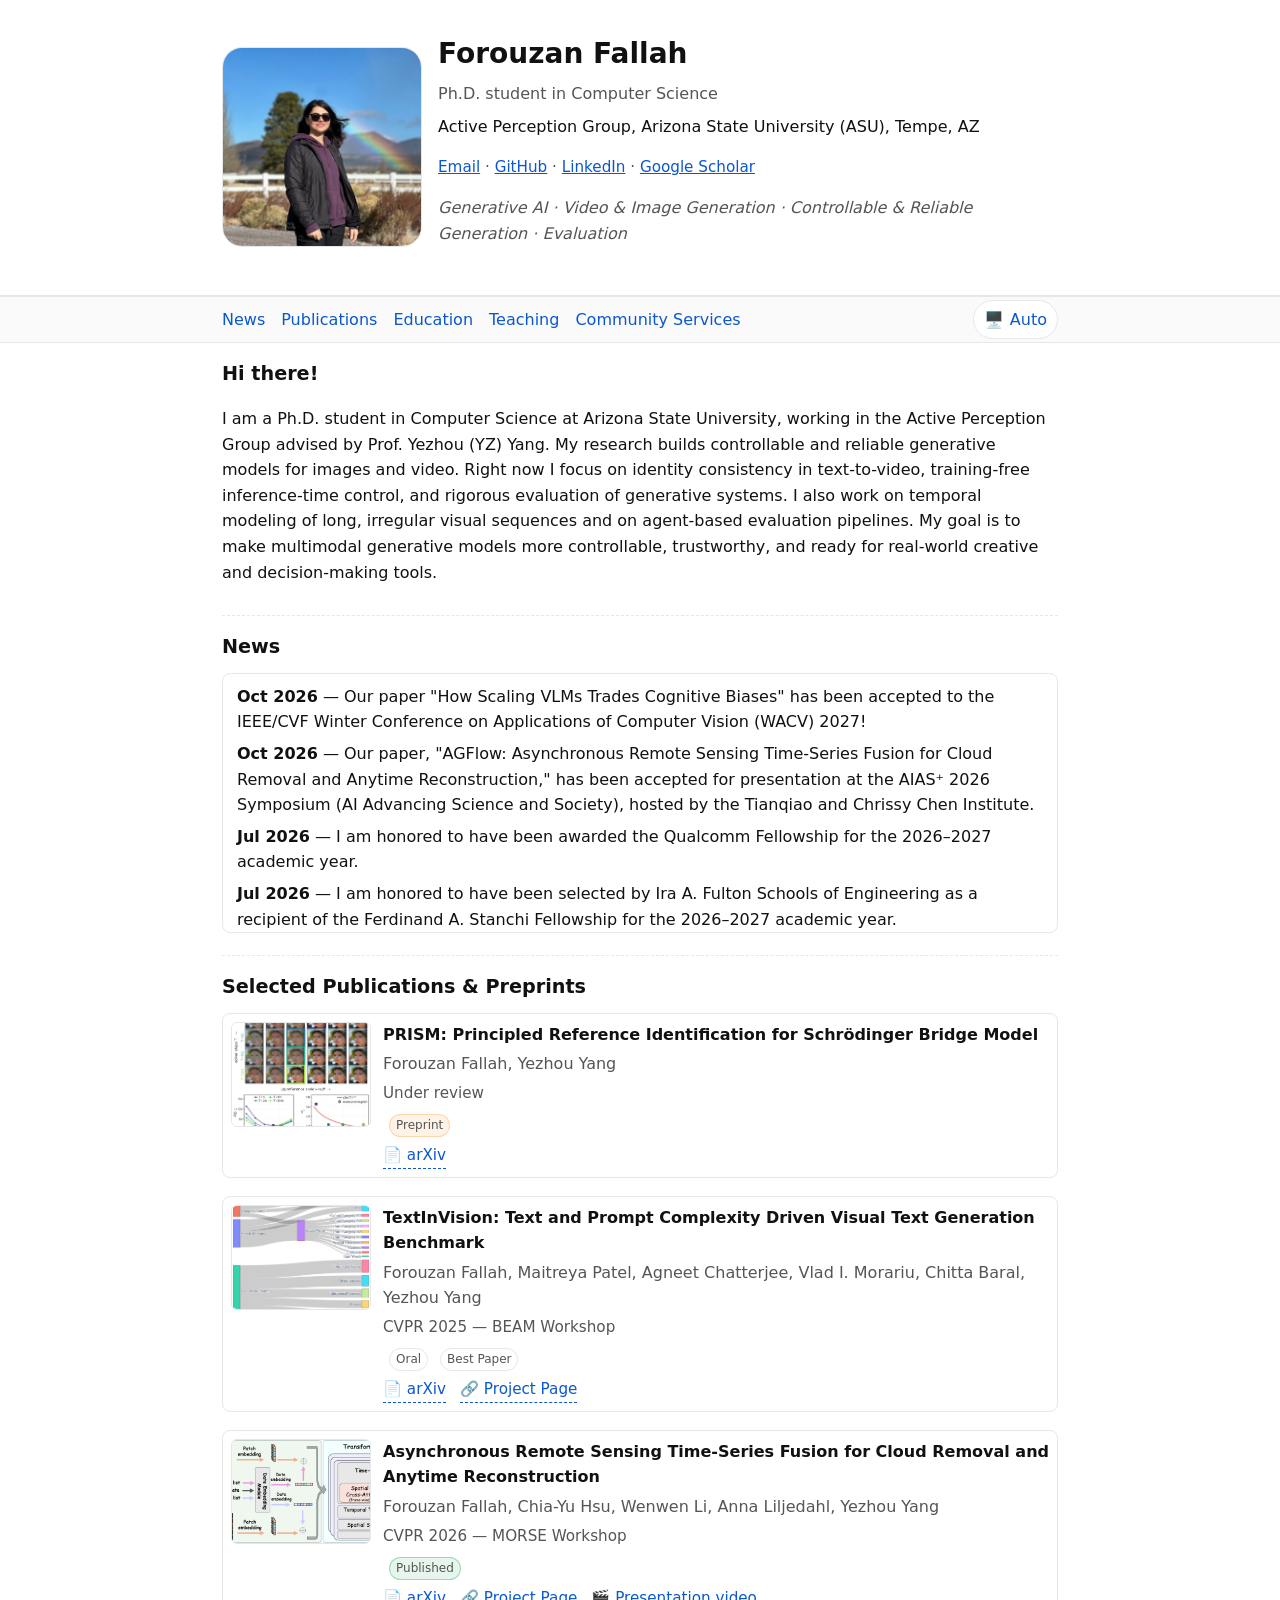
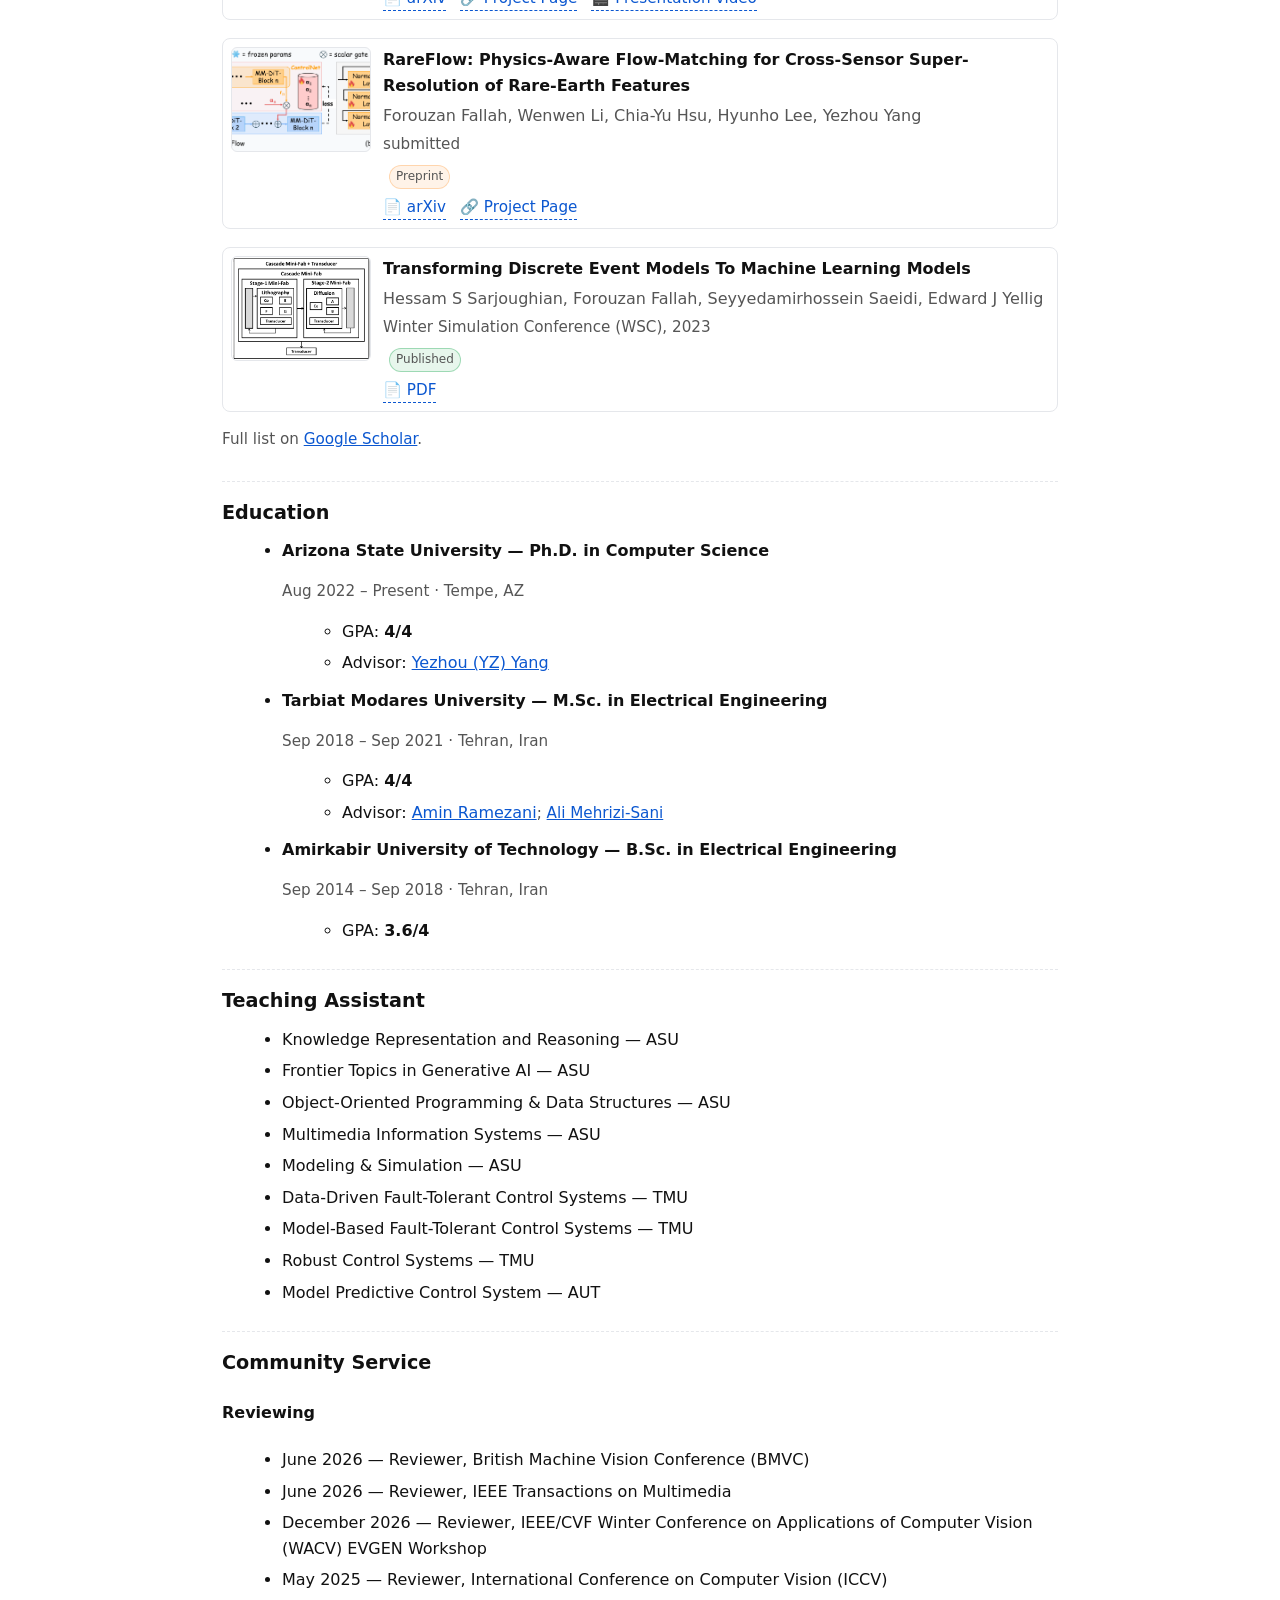
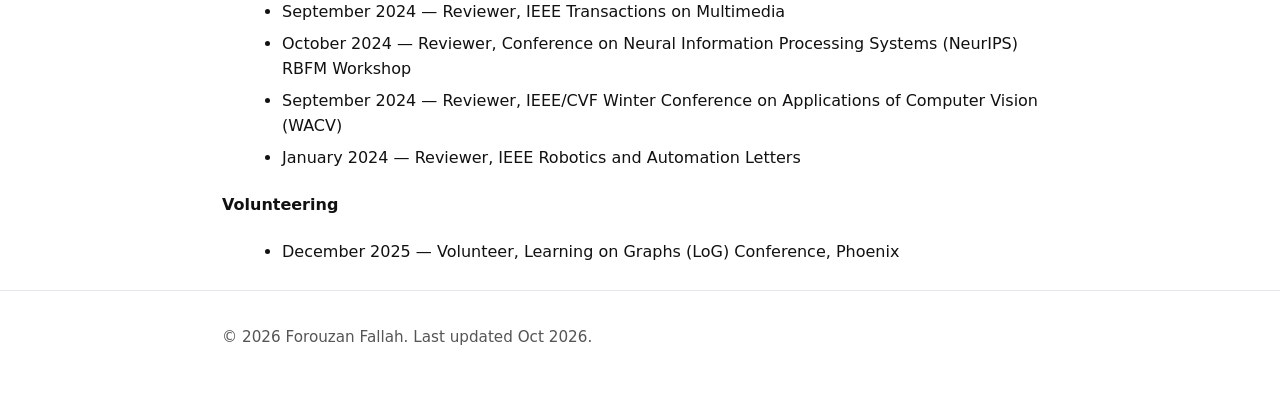
<file: index.html>
<!DOCTYPE html>
<html lang="en">
<head>
  <meta charset="utf-8">
  <meta name="viewport" content="width=device-width, initial-scale=1">
  <title>Forouzan Fallah</title>
  <meta name="description" content="Forouzan Fallah — Ph.D. student in Computer Science at Arizona State University. Generative AI, diffusion models, T2I, image editing.">

  <meta name="color-scheme" content="light dark">
  <meta name="theme-color" content="#ffffff" media="(prefers-color-scheme: light)">
  <meta name="theme-color" content="#0b0c0e" media="(prefers-color-scheme: dark)">

  <script>
    (function () {
      try {
        var t = localStorage.getItem('theme'); // 'light' | 'dark' | 'auto' | null
        if (t === 'light' || t === 'dark') {
          document.documentElement.setAttribute('data-theme', t);
        } else {
          document.documentElement.removeAttribute('data-theme'); // auto
        }
      } catch (e) {}
    })();
  </script>

  <link rel="stylesheet" href="style.css?v=20261026">
  <link rel="icon" href="assets/Picture1.jpg" type="image/png">

  <meta property="og:title" content="Forouzan Fallah">
  <meta property="og:description" content="Ph.D. student in Computer Science at Arizona State University. Generative AI, diffusion models, T2I, image editing.">
  <meta property="og:type" content="website">
  <meta property="og:url" content="https://forouzanfallah.github.io/">
  <meta property="og:image" content="assets/Picture1.jpg">
</head>
<body>
  <a class="skip-link" href="#main">Skip to content</a>
  <header>
    <div class="container hero">
      <img src="assets/Picture1.jpg" alt="Photo of Forouzan Fallah">
      <div>
        <h1>Forouzan Fallah</h1>
        <p class="role">Ph.D. student in Computer Science</p>
        <p class="affil">Active Perception Group, Arizona State University (ASU), Tempe, AZ</p>
        <p class="meta">
          <a href="mailto:ffallah@asu.edu">Email</a> ·
          <a href="https://github.com/forouzanfallah">GitHub</a> ·
          <a href="https://www.linkedin.com/in/forouzanfallah">LinkedIn</a> ·
          <a href="https://scholar.google.com/citations?user=XwzlfO8AAAAJ&hl=en&oi=ao">Google Scholar</a>
        </p>
        <p class="kicker">Generative AI · Video & Image Generation · Controllable & Reliable Generation · Evaluation</p>
      </div>
    </div>
  </header>

  <nav role="navigation">
    <div class="container">
      <div class="links">
        <a href="#news">News</a>
        <a href="#publications">Publications</a>
        <a href="#education">Education</a>
        <a href="#teaching">Teaching</a>
        <a href="#service">Community Services</a>
      </div>

      <button id="theme-toggle" class="theme-toggle" type="button" aria-live="polite">
        <span class="theme-toggle__icon" aria-hidden="true">🖥️</span>
        <span class="theme-toggle__label">Auto</span>
      </button>
    </div>
  </nav>

  <main id="main" class="container">
    <section id="bio">
      <h2>Hi there!</h2>
      <p>
I am a Ph.D. student in Computer Science at Arizona State University, working in the Active Perception Group advised by Prof. Yezhou (YZ) Yang. My research builds controllable and reliable generative models for images and video. Right now I focus on identity consistency in text-to-video, training-free inference-time control, and rigorous evaluation of generative systems. I also work on temporal modeling of long, irregular visual sequences and on agent-based evaluation pipelines. My goal is to make multimodal generative models more controllable, trustworthy, and ready for real‑world creative and decision‑making tools.
      </p>
    </section>

    <section id="news">
      <h2>News</h2>
      <ul tabindex="0" aria-label="News (scroll for more)">
        <li><strong>Oct 2026</strong> — Our paper "How Scaling VLMs Trades Cognitive Biases" has been accepted to the IEEE/CVF Winter Conference on Applications of Computer Vision (WACV) 2027!</li>
        <li><strong>Oct 2026</strong> — Our paper, "AGFlow: Asynchronous Remote Sensing Time-Series Fusion for Cloud Removal and Anytime Reconstruction," has been accepted for presentation at the AIAS⁺ 2026 Symposium (AI Advancing Science and Society), hosted by the Tianqiao and Chrissy Chen Institute.</li>
        <li><strong>Jul 2026</strong> — I am honored to have been awarded the Qualcomm Fellowship for the 2026–2027 academic year.</li>
        <li><strong>Jul 2026</strong> — I am honored to have been selected by Ira A. Fulton Schools of Engineering as a recipient of the Ferdinand A. Stanchi Fellowship for the 2026–2027 academic year.</li>
        <li><strong>Jun 2026</strong> — I am attending CVPR 2026 in Denver to present our paper "Asynchronous Remote Sensing Time-Series Fusion for Cloud Removal and Anytime Reconstruction".</li>
        <li><strong>May 2026</strong> — I am honored to have been selected by the ASU Foundation as a recipient of the Ernie F. Johnson Scholarship for the 2026–2027 academic year.</li>
        <li><strong>May 2026</strong> — I have been awarded a Graduate Student Government (GSG) Travel Grant to support professional development and conference attendance for fiscal year 2025–2026.</li>
        <li><strong>Mar 2026</strong> — Our paper "Asynchronous Remote Sensing Time-Series Fusion for Cloud Removal and Anytime Reconstruction" has been accepted to the CVPR 2026 MORSE Workshop.</li>
        <li><strong>Dec 2025</strong> — I am attending Learning on Graphs (LoG) Conference 2025 in Phoenix.</li>
        <li><strong>Dec 2025</strong> — I am attending NeurIPS 2025 virtually.</li>
        <li><strong>Jun 2025</strong> — Honored with the Best Paper Award for our work, TextInVision, at the CVPR 2025 BEAM workshop.</li>
        <li><strong>May 2025</strong> — Our work, TextInVision, selected for an Oral Presentation at the CVPR 2025 BEAM workshop.</li>
        <li><strong>Sep 2024</strong> — Received a return offer to rejoin my team at NVIDIA as a Control Software Engineer Intern for Summer 2025.</li>
        <li><strong>Aug 2024</strong> — I successfully concluded my internship at NVIDIA and our work on safe online parameter tuning using RL resulted in a patent filing by the team.</li>
        <li><strong>May 2024</strong> — I began my internship as a Control Software Engineer at NVIDIA.</li>
        <li><strong>Dec 2023</strong> — Our paper, Transforming Discrete Event Models to Machine Learning Models, was published in the proceedings of the 2023 Winter Simulation Conference (WSC).</li>
        <li><strong>Aug 2022</strong> — I am honored to have been selected as a recipient of the School of Computing and Augmented Intelligence (SCAI) Doctoral Fellowship for the 2022–2023 academic year.</li>
      </ul>
    </section>

    <!-- ===  Publications section === -->
    <section id="publications">
      <h2>Selected Publications & Preprints</h2>
      <ul class="pub-list">
        <!-- 1) PRISM -->
        <li class="pub-item">
          <figure class="pub-figure">
            <a href="https://arxiv.org/abs/2608.06893" aria-label="Open paper: PRISM">
              <img
                src="assets/prism.png"
                alt="Overview figure of PRISM, a Schrödinger bridge model"
                loading="lazy"
                decoding="async"
                width="320" height="240">
            </a>
          </figure>

          <div class="pub-content">
            <h3 class="pub-title">PRISM: Principled Reference Identification for Schrödinger Bridge Model</h3>
            <p class="pub-authors">Forouzan Fallah, Yezhou Yang</p>
            <p class="pub-venue meta">Under review</p>
            <div class="badges">
                <span class="badge badge--preprint">Preprint</span>
            </div>

            <nav class="links" aria-label="Links for PRISM">
              <a class="link-arxiv" href="https://arxiv.org/pdf/2608.06893" target="_blank" rel="noopener">arXiv</a>
            </nav>
          </div>
        </li>

        <!-- 1) TextInVision -->
        <li class="pub-item">
          <figure class="pub-figure">
            <a href="https://github.com/TextinVision/TextinVision" aria-label="Open project page: TextInVision">
              <img
                src="assets/textinvision.png"
                alt="Demo from TextInVision showing generated text-in-image examples"
                loading="lazy"
                decoding="async"
                width="320" height="240">
            </a>
          </figure>

          <div class="pub-content">
            <h3 class="pub-title">TextInVision: Text and Prompt Complexity Driven Visual Text Generation Benchmark</h3>
            <p class="pub-authors">Forouzan Fallah, Maitreya Patel, Agneet Chatterjee, Vlad I. Morariu, Chitta Baral, Yezhou Yang</p>
            <p class="pub-venue meta">CVPR 2025 — BEAM Workshop</p>
            <div class="badges">
              <span class="badge">Oral</span>
              <span class="badge">Best Paper</span>
            </div>

            <nav class="links" aria-label="Links for TextInVision">
              <a class="link-arxiv" href="https://arxiv.org/abs/2503.13730" target="_blank" rel="noopener">arXiv</a>
              <a class="link-website" href="https://github.com/TextinVision/TextinVision">Project Page</a>
            </nav>
          </div>
        </li>

        <!-- 2) AGFlow -->
        <li class="pub-item">
          <figure class="pub-figure">
            <a href="https://agflow-model.github.io/" aria-label="Open project page: AGFlow">
              <img
                src="assets/agflow.png"
                alt="AGFlow results on cloud removal from satellite image time series"
                loading="lazy"
                decoding="async"
                width="320" height="240">
            </a>
          </figure>

          <div class="pub-content">
            <h3 class="pub-title">Asynchronous Remote Sensing Time-Series Fusion for Cloud Removal and Anytime Reconstruction</h3>
            <p class="pub-authors">Forouzan Fallah, Chia-Yu Hsu, Wenwen Li, Anna Liljedahl, Yezhou Yang</p>
            <p class="pub-venue meta">CVPR 2026 — MORSE Workshop</p>
            <div class="badges">
              <span class="badge badge--published">Published</span>
            </div>

            <nav class="links" aria-label="Links for AGFlow">
              <a class="link-arxiv" href="https://arxiv.org/abs/2605.27726" target="_blank" rel="noopener">arXiv</a>
              <a class="link-website" href="https://agflow-model.github.io/">Project Page</a>
              <a class="link-video" href="https://www.youtube.com/watch?v=OXnxE3O8sl4">Presentation video</a>
            </nav>
          </div>
        </li>
        <!-- 2) RareFlow -->
        <li class="pub-item">
          <figure class="pub-figure">
            <a href="https://rareflow.github.io/" aria-label="Open project page: RareFlow">
              <img
                src="assets/rareflow.png"
                alt="RareFlow: cross-sensor super-resolution of rare-earth features"
                loading="lazy"
                decoding="async"
                width="320" height="240">
            </a>
          </figure>

          <div class="pub-content">
            <h3 class="pub-title">RareFlow: Physics-Aware Flow-Matching for Cross-Sensor Super-Resolution of Rare-Earth Features</h3>
            <p class="pub-authors">Forouzan Fallah, Wenwen Li, Chia-Yu Hsu, Hyunho Lee, Yezhou Yang</p>
            <p class="pub-venue meta">submitted</p>
            <div class="badges">
              <span class="badge badge--preprint">Preprint</span>
            </div>

            <nav class="links" aria-label="Links for RareFlow">
              <a class="link-arxiv" href="https://arxiv.org/abs/2510.23816" target="_blank" rel="noopener">arXiv</a>
              <a class="link-website" href="https://rareflow.github.io/">Project Page</a>
            </nav>
          </div>
        </li>

        <!-- 3) WSC 2023 -->
        <li class="pub-item">
          <figure class="pub-figure">
            <a href="https://ieeexplore.ieee.org/abstract/document/10407348" aria-label="Open paper: Transforming Discrete Event Models To Machine Learning Models">
              <img
                src="assets/wsc.png"
                alt="Pipeline for transforming discrete event models to ML models"
                loading="lazy"
                decoding="async"
                width="320" height="240">
            </a>
          </figure>

          <div class="pub-content">
            <h3 class="pub-title">Transforming Discrete Event Models To Machine Learning Models</h3>
            <p class="pub-authors">Hessam S Sarjoughian, Forouzan Fallah, Seyyedamirhossein Saeidi, Edward J Yellig</p>
            <p class="pub-venue meta">Winter Simulation Conference (WSC), 2023</p>
            <div class="badges">
              <span class="badge badge--published">Published</span>
            </div>

            <nav class="links" aria-label="Links for WSC 2023 paper">
              <a class="link-arxiv" href="https://ieeexplore.ieee.org/abstract/document/10407348" target="_blank" rel="noopener">PDF</a>
            </nav>
          </div>
        </li>
      </ul>

      <p class="meta">Full list on <a href="https://scholar.google.com/citations?user=XwzlfO8AAAAJ&hl=en">Google Scholar</a>.</p>
    </section>

    <!-- ===  Education section === -->
    <section id="education">
      <h2>Education</h2>
      <ul class="edu-list">
        <li class="edu-item">
          <h3>Arizona State University — Ph.D. in Computer Science</h3>
          <p class="meta">Aug 2022 – Present · Tempe, AZ</p>
          <ul class="edu-details">
            <li>GPA: <strong>4/4</strong></li>
            <li>Advisor: <a href="https://yezhouyang.engineering.asu.edu/" rel="noopener">Yezhou (YZ) Yang</a></li>
          </ul>
        </li>
        <li class="edu-item">
          <h3>Tarbiat Modares University — M.Sc. in Electrical Engineering</h3>
          <p class="meta">Sep 2018 – Sep 2021 · Tehran, Iran</p>
          <ul class="edu-details">
            <li>GPA: <strong>4/4</strong></li>
            <li>Advisor: <a href="https://www.linkedin.com/in/aminramezani/">Amin Ramezani</a><span class="meta">; <a href="https://ece.vt.edu/people/profile/mehrizi.html">Ali Mehrizi-Sani</a></span></li>
          </ul>
        </li>
        <li class="edu-item">
          <h3>Amirkabir University of Technology — B.Sc. in Electrical Engineering</h3>
          <p class="meta">Sep 2014 – Sep 2018 · Tehran, Iran</p>
          <ul class="edu-details">
            <li>GPA: <strong>3.6/4</strong></li>
          </ul>
        </li>
      </ul>
    </section>

    <section id="teaching">
      <h2>Teaching Assistant</h2>
      <ul>
        <li>Knowledge Representation and Reasoning — ASU</li>
        <li>Frontier Topics in Generative AI — ASU</li>
        <li>Object-Oriented Programming & Data Structures — ASU</li>
        <li>Multimedia Information Systems — ASU</li>
        <li>Modeling & Simulation — ASU</li>
        <li>Data-Driven Fault-Tolerant Control Systems — TMU</li>
        <li>Model-Based Fault-Tolerant Control Systems — TMU</li>
        <li>Robust Control Systems — TMU</li>
        <li>Model Predictive Control System — AUT</li>
      </ul>
    </section>

<section id="service">
  <h2>Community Service</h2>

  <h4>Reviewing</h4>
  <ul>
    <li>June 2026 — Reviewer, British Machine Vision Conference (BMVC)</li>
    <li>June 2026 — Reviewer, IEEE Transactions on Multimedia</li>
    <li>December 2026 — Reviewer, IEEE/CVF Winter Conference on Applications of Computer Vision (WACV) EVGEN Workshop</li>
    <li>May 2025 — Reviewer, International Conference on Computer Vision (ICCV)</li>
    <li>September 2024 — Reviewer, IEEE Transactions on Multimedia</li>
    <li>October 2024 — Reviewer, Conference on Neural Information Processing Systems (NeurIPS) RBFM Workshop</li>
    <li>September 2024 — Reviewer, IEEE/CVF Winter Conference on Applications of Computer Vision (WACV)</li>
    <li>January 2024 — Reviewer, IEEE Robotics and Automation Letters</li>
  </ul>

  <h4>Volunteering</h4>
  <ul>
    <li>December 2025 — Volunteer, Learning on Graphs (LoG) Conference, Phoenix</li>
  </ul>
</section>
  </main>

  <footer>
    <div class="container">
      <p>© <span id="year"></span> Forouzan Fallah. Last updated Oct 2026.</p>
    </div>
    <script>document.getElementById('year').textContent = new Date().getFullYear();</script>
  </footer>

  <script>
    (function() {
      const STORAGE_KEY = 'theme'; // 'auto' | 'light' | 'dark'
      const btn = document.getElementById('theme-toggle');

      function systemPrefersDark() {
        return window.matchMedia && window.matchMedia('(prefers-color-scheme: dark)').matches;
      }

      function updateThemeColorMeta(theme) {
        let meta = document.querySelector('meta[name="theme-color"][data-dynamic]');
        if (!meta) {
          meta = document.createElement('meta');
          meta.name = 'theme-color';
          meta.setAttribute('data-dynamic', '');
          document.head.appendChild(meta);
        }
        if (theme === 'dark') meta.content = '#0b0c0e';
        else if (theme === 'light') meta.content = '#ffffff';
        else { // auto → remove dynamic override and let media-based metas apply
          if (meta && meta.parentNode) meta.parentNode.removeChild(meta);
        }
      }

      function apply(theme) {
        if (theme === 'dark' || theme === 'light') {
          document.documentElement.setAttribute('data-theme', theme);
        } else {
          document.documentElement.removeAttribute('data-theme'); // Auto
        }
        try { localStorage.setItem(STORAGE_KEY, theme); } catch (_) {}
        updateUI(theme);
        updateThemeColorMeta(theme);
      }

      function updateUI(theme) {
        const label = btn.querySelector('.theme-toggle__label');
        const icon  = btn.querySelector('.theme-toggle__icon');

        if (theme === 'dark') {
          label.textContent = 'Dark';
          icon.textContent  = '🌙';
          btn.setAttribute('aria-label', 'Switch to light theme');
        } else if (theme === 'light') {
          label.textContent = 'Light';
          icon.textContent  = '☀️';
          btn.setAttribute('aria-label', 'Use system theme');
        } else {
          label.textContent = 'Auto';
          icon.textContent  = '🖥️';
          btn.setAttribute('aria-label', systemPrefersDark() ? 'System: Dark' : 'System: Light');
        }
      }

      function current() {
        try { return localStorage.getItem(STORAGE_KEY) || 'auto'; } catch (_) { return 'auto'; }
      }

      btn.addEventListener('click', () => {
        const cur = current();
        const next = cur === 'auto' ? 'dark' : cur === 'dark' ? 'light' : 'auto';
        apply(next);
      });

      if (window.matchMedia) {
        const mql = window.matchMedia('(prefers-color-scheme: dark)');
        const handler = () => { if (current() === 'auto') updateUI('auto'); };
        if (mql.addEventListener) mql.addEventListener('change', handler);
        else if (mql.addListener) mql.addListener(handler); // Safari fallback
      }

      apply(current());
    })();
  </script>
</body>
</html>
</file>
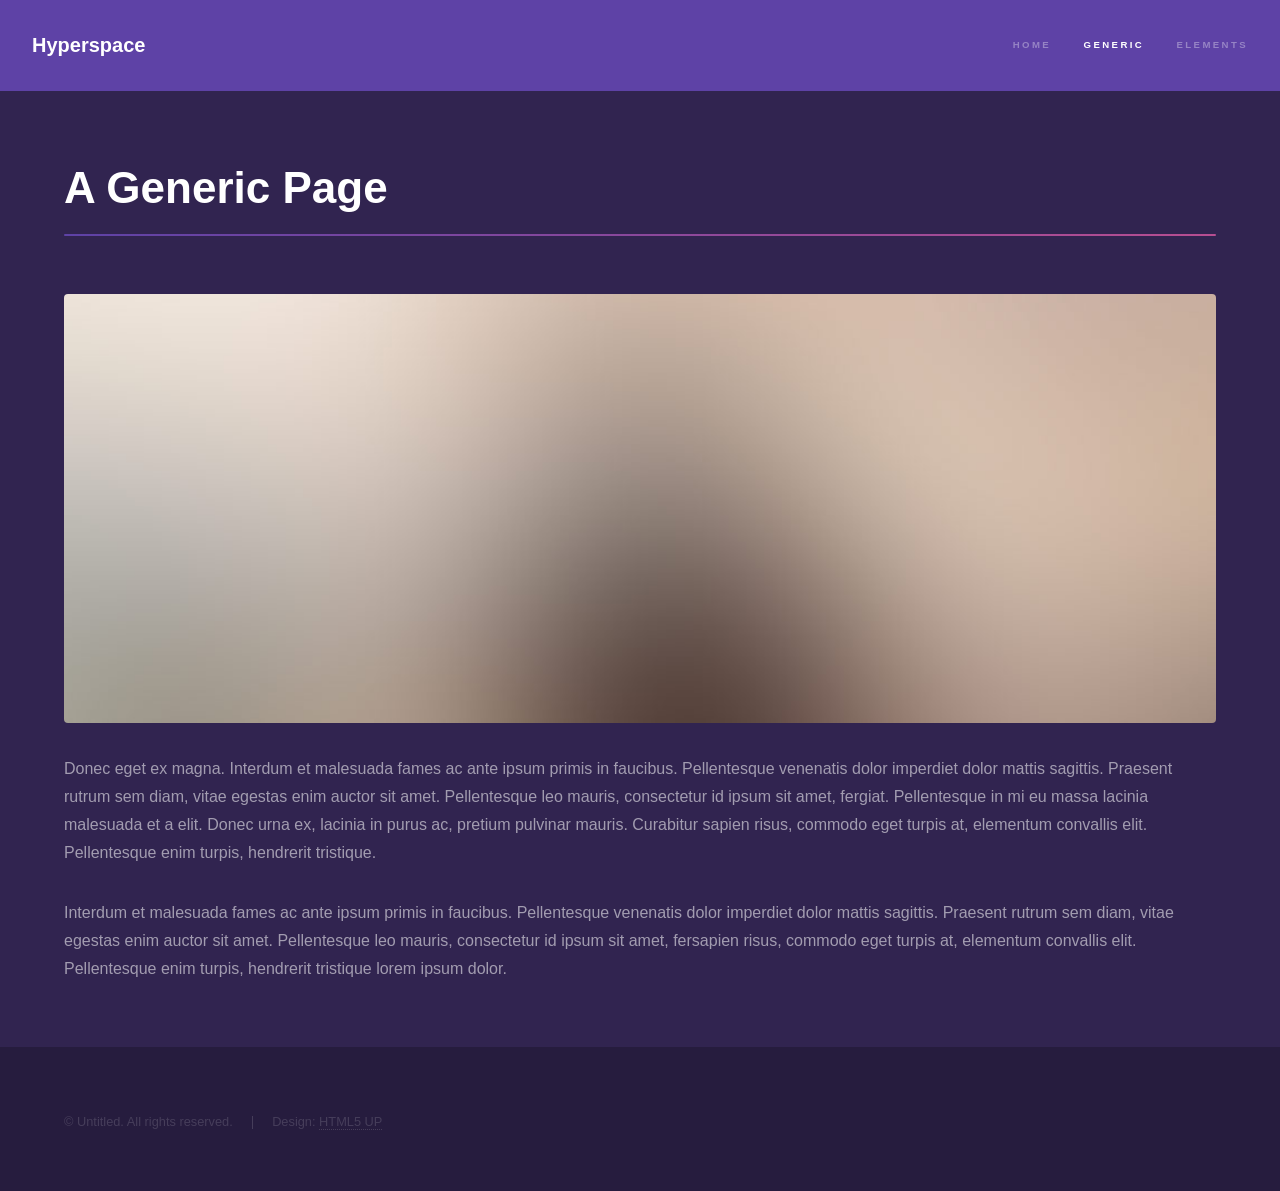
<file: generic.html>
<!DOCTYPE HTML>
<!--
	Hyperspace by HTML5 UP
	html5up.net | @ajlkn
	Free for personal and commercial use under the CCA 3.0 license (html5up.net/license)
-->
<html>
	<head>
		<title>Generic - Hyperspace by HTML5 UP</title>
		<meta charset="utf-8" />
		<meta name="viewport" content="width=device-width, initial-scale=1, user-scalable=no" />
		<link rel="stylesheet" href="assets/css/main.css" />
		<noscript><link rel="stylesheet" href="assets/css/noscript.css" /></noscript>
	</head>
	<body class="is-preload">

		<!-- Header -->
			<header id="header">
				<a href="index.html" class="title">Hyperspace</a>
				<nav>
					<ul>
						<li><a href="index.html">Home</a></li>
						<li><a href="generic.html" class="active">Generic</a></li>
						<li><a href="elements.html">Elements</a></li>
					</ul>
				</nav>
			</header>

		<!-- Wrapper -->
			<div id="wrapper">

				<!-- Main -->
					<section id="main" class="wrapper">
						<div class="inner">
							<h1 class="major">A Generic Page</h1>
							<span class="image fit"><img src="images/pic04.jpg" alt="" /></span>
							<p>Donec eget ex magna. Interdum et malesuada fames ac ante ipsum primis in faucibus. Pellentesque venenatis dolor imperdiet dolor mattis sagittis. Praesent rutrum sem diam, vitae egestas enim auctor sit amet. Pellentesque leo mauris, consectetur id ipsum sit amet, fergiat. Pellentesque in mi eu massa lacinia malesuada et a elit. Donec urna ex, lacinia in purus ac, pretium pulvinar mauris. Curabitur sapien risus, commodo eget turpis at, elementum convallis elit. Pellentesque enim turpis, hendrerit tristique.</p>
							<p>Interdum et malesuada fames ac ante ipsum primis in faucibus. Pellentesque venenatis dolor imperdiet dolor mattis sagittis. Praesent rutrum sem diam, vitae egestas enim auctor sit amet. Pellentesque leo mauris, consectetur id ipsum sit amet, fersapien risus, commodo eget turpis at, elementum convallis elit. Pellentesque enim turpis, hendrerit tristique lorem ipsum dolor.</p>
						</div>
					</section>

			</div>

		<!-- Footer -->
			<footer id="footer" class="wrapper alt">
				<div class="inner">
					<ul class="menu">
						<li>&copy; Untitled. All rights reserved.</li><li>Design: <a href="http://html5up.net">HTML5 UP</a></li>
					</ul>
				</div>
			</footer>

		<!-- Scripts -->
			<script src="assets/js/jquery.min.js"></script>
			<script src="assets/js/jquery.scrollex.min.js"></script>
			<script src="assets/js/jquery.scrolly.min.js"></script>
			<script src="assets/js/browser.min.js"></script>
			<script src="assets/js/breakpoints.min.js"></script>
			<script src="assets/js/util.js"></script>
			<script src="assets/js/main.js"></script>

	</body>
</html>
</file>
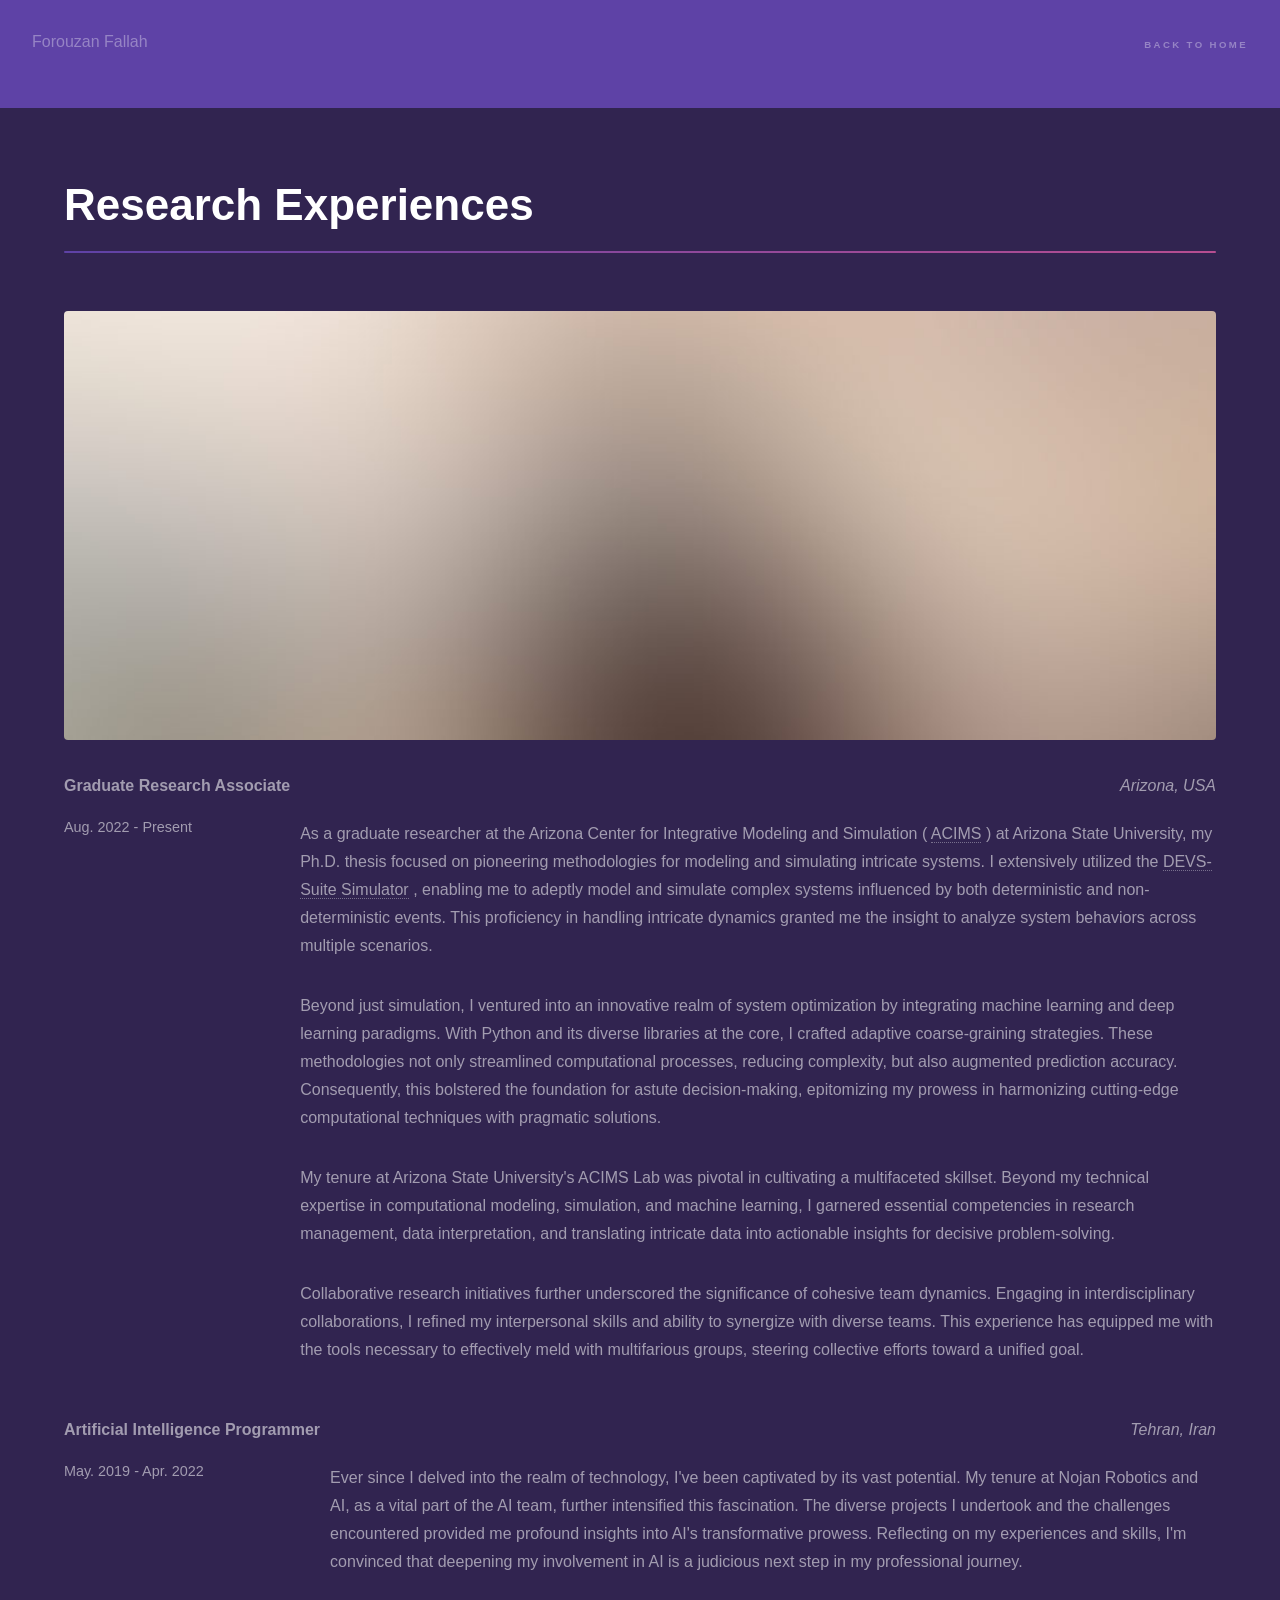
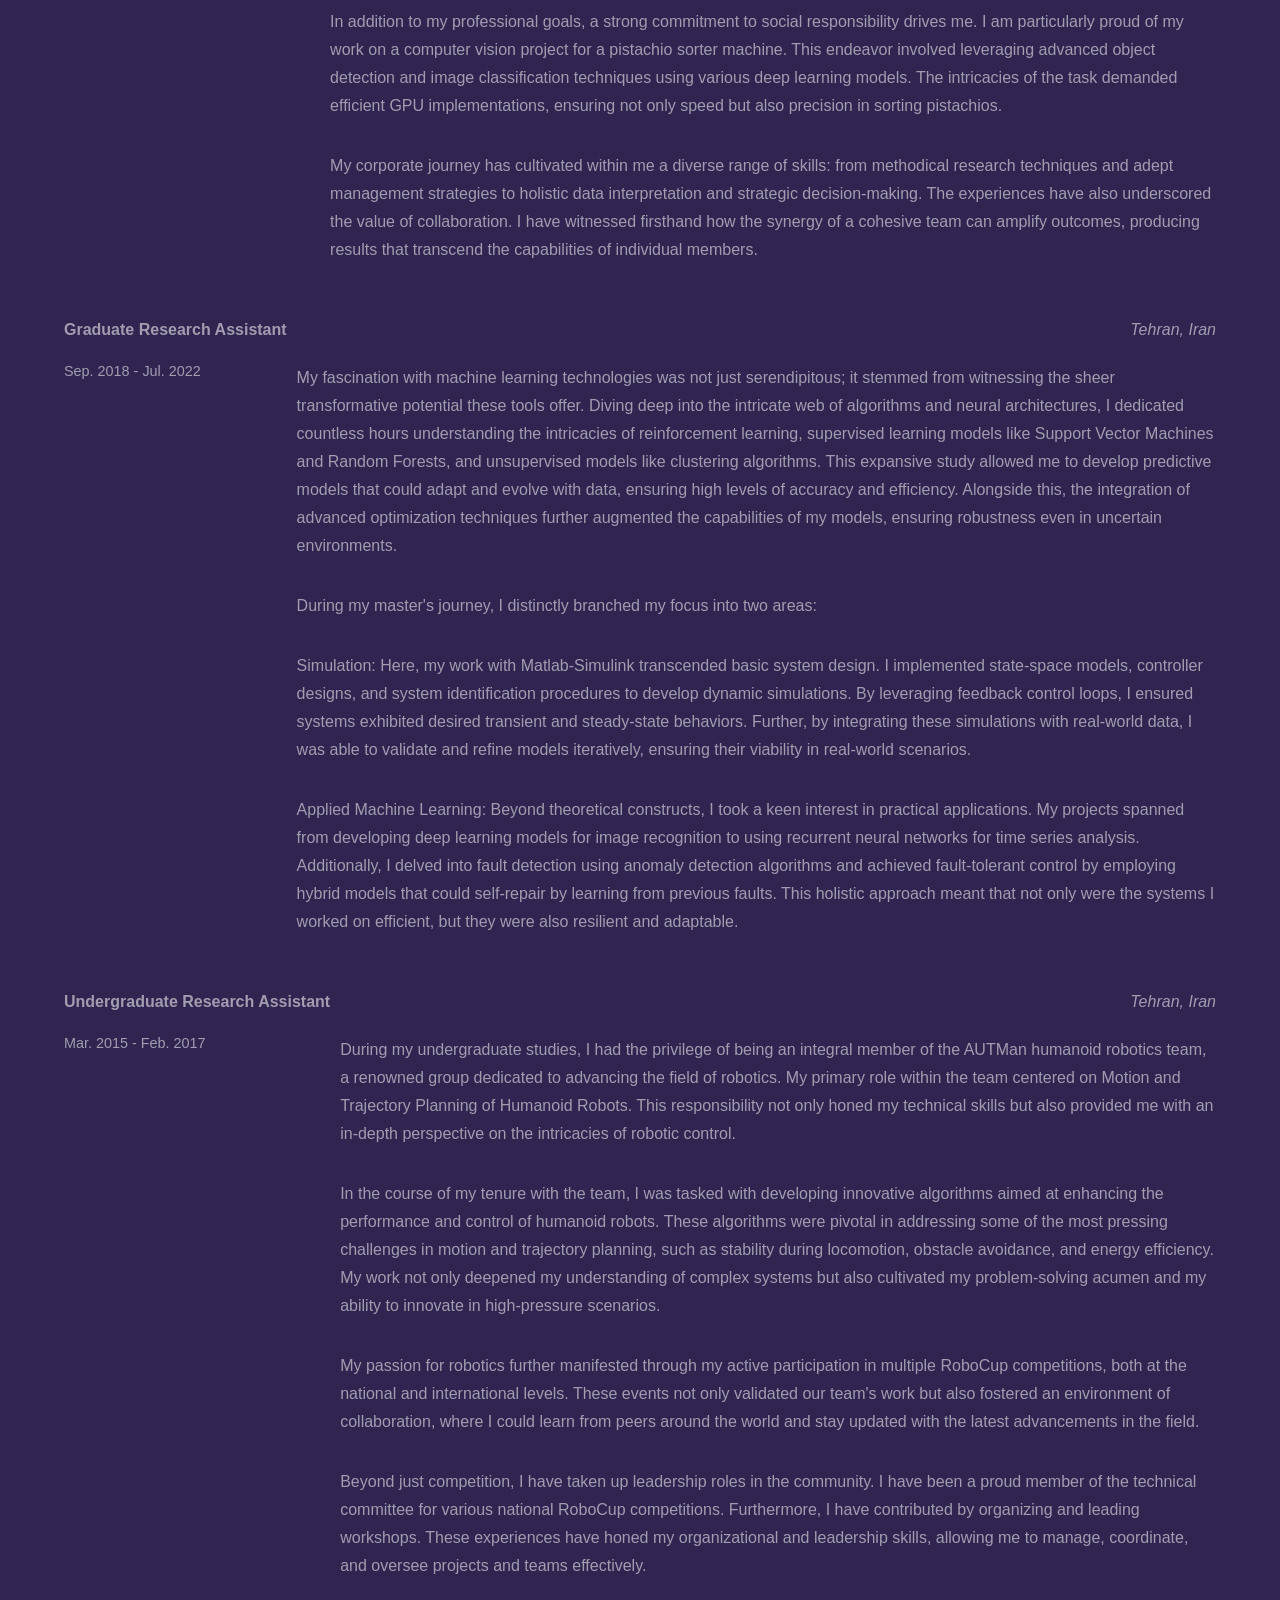
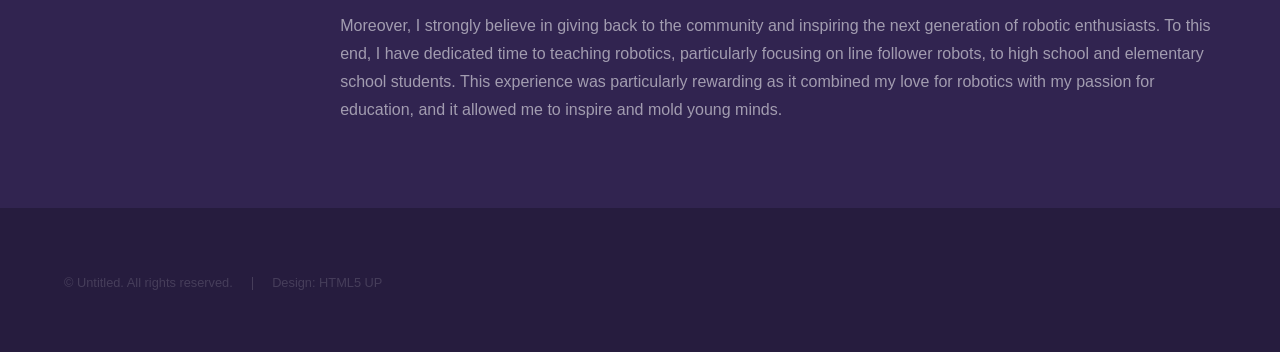
<file: RA.html>
<!DOCTYPE HTML>
<!--
	Hyperspace by HTML5 UP
	html5up.net | @ajlkn
	Free for personal and commercial use under the CCA 3.0 license (html5up.net/license)
-->
<html>
<head>
    <title>Experiences</title>
    <meta charset="utf-8" />
    <meta name="viewport" content="width=device-width, initial-scale=1, user-scalable=no" />
    <link rel="stylesheet" href="assets/css/main.css" />
    <noscript><link rel="stylesheet" href="assets/css/noscript.css" /></noscript>
    <style>
        .experience {
            margin-bottom: 20px;
            display: grid;
            grid-template-columns: auto 1fr;
            grid-gap: 10px;
            align-items: start;
        }
        .position {
            font-weight: bold;
            margin-bottom: 5px;
            text-align: left;
        }
        .location {
            font-style: italic;
            text-align: right;
        }
        .date {
            font-size: 0.9em;
            text-align: left;
        }
        .description {
            margin-top: 5px;
        }
    </style>
</head>


	<body class="is-preload">

		<!-- Header -->
			<header id="header">
				<!-- <a href="index.html" class="title">Home</a> -->
				<p>Forouzan Fallah</p>
				<nav>
					<ul>
						<li><a href="index.html">Back to Home</a></li>
						<!-- <li><a href="generic.html" class="active">Re</a></li> -->
						<!-- <li><a href="elements.html">Elements</a></li> -->
					</ul>
				</nav>
			</header>

<!-- Wrapper -->
<div id="wrapper">

	<!-- Main -->
		<section id="main" class="wrapper">
			<div class="inner">
				<h1 class="major">Research Experiences</h1>
				<span class="image fit"><img src="images/pic04.jpg" alt="" /></span>
				
				<div class="experience">
					<div class="position">Graduate Research Associate</div>
					<div class="location">Arizona, USA</div>
					<div class="date">Aug. 2022 - Present</div>
					<div class="description">
						<p>
							As a graduate researcher at the Arizona Center for Integrative Modeling and Simulation ( <a href="https://acims.asu.edu/">ACIMS</a> ) at Arizona State University,
							my Ph.D. thesis focused on pioneering methodologies for modeling and simulating intricate systems.
							  I extensively utilized the <a href="https://acims.asu.edu/devs-suite/">DEVS-Suite Simulator</a> , 
							  enabling me to adeptly model and simulate complex systems influenced by both deterministic 
							  and non-deterministic events. This proficiency in handling intricate dynamics granted me the
							   insight to analyze system behaviors across multiple scenarios.
						</p>
						<p>
							Beyond just simulation, I ventured into an innovative realm of system optimization by integrating machine learning
							 and deep learning paradigms. With Python and its diverse libraries at the core, I crafted adaptive coarse-graining strategies. 
							 These methodologies not only streamlined computational processes, reducing complexity, but also augmented prediction accuracy. 
							 Consequently, this bolstered the foundation for astute decision-making, epitomizing my prowess in harmonizing cutting-edge computational
							  techniques with pragmatic solutions.						
							</p>
						<p>
							My tenure at Arizona State University's ACIMS Lab was pivotal in cultivating a multifaceted skillset. 
							Beyond my technical expertise in computational modeling, simulation, and machine learning,
							 I garnered essential competencies in research management, data interpretation, and translating intricate
							  data into actionable insights for decisive problem-solving.						</p>
						<p>
							Collaborative research initiatives further underscored the significance of cohesive team dynamics. 
							Engaging in interdisciplinary collaborations, I refined my interpersonal skills and ability to synergize with diverse teams.
							 This experience has equipped me with the tools necessary to effectively meld with multifarious groups, steering collective
							  efforts toward a unified goal.						
							</p>
					</div>
					
				</div>
				
				<div class="experience" id="ai-programmer">
					<div class="position">Artificial Intelligence Programmer</div>
					<div class="location">Tehran, Iran</div>
					<div class="date">May. 2019 - Apr. 2022</div>
					<div class="description">
<p>
	Ever since I delved into the realm of technology, I've been captivated by its vast potential. 
	My tenure at Nojan Robotics and AI, as a vital part of the AI team, further intensified this fascination. 
	The diverse projects I undertook and the challenges encountered provided me profound insights into AI's transformative prowess.
	 Reflecting on my experiences and skills, I'm convinced that deepening my involvement in AI is a judicious next step in my professional journey.
	</p>
	<p>
		In addition to my professional goals, a strong commitment to social responsibility drives me. 
		I am particularly proud of my work on a computer vision project for a pistachio sorter machine. 
		This endeavor involved leveraging advanced object detection and image classification techniques using various deep learning models.
		 The intricacies of the task demanded efficient GPU implementations, ensuring not only speed but also precision in sorting pistachios.
		</p>
		<p>
			My corporate journey has cultivated within me a diverse range of skills: from methodical research techniques and adept
			 management strategies to holistic data interpretation and strategic decision-making. The experiences have also underscored 
			 the value of collaboration. I have witnessed firsthand how the synergy of a cohesive team can amplify outcomes, producing 
			 results that transcend the capabilities of individual members.

		</p>
					</div>
				</div>
				
				<div class="experience">
					<div class="position">Graduate Research Assistant</div>
					<div class="location">Tehran, Iran</div>
					<div class="date">Sep. 2018 - Jul. 2022</div>
					<div class="description">
						<p>
							My fascination with machine learning technologies was not just serendipitous; 
							it stemmed from witnessing the sheer transformative potential these tools offer.
							 Diving deep into the intricate web of algorithms and neural architectures, I dedicated
							  countless hours understanding the intricacies of reinforcement learning, supervised
							   learning models like Support Vector Machines and Random Forests, and unsupervised 
							   models like clustering algorithms. This expansive study allowed me to develop predictive 
							   models that could adapt and evolve with data, ensuring high levels of accuracy and efficiency.
							    Alongside this, the integration of advanced optimization techniques further augmented the 
								capabilities of my models, ensuring robustness even in uncertain environments.
						</p>
						<p>
							During my master's journey, I distinctly branched my focus into two areas:
							</p>
							<p>

Simulation: Here, my work with Matlab-Simulink transcended basic system design. I implemented state-space models, 
controller designs, and system identification procedures to develop dynamic simulations. By leveraging feedback 
control loops, I ensured systems exhibited desired transient and steady-state behaviors. Further, by integrating 
these simulations with real-world data, I was able to validate and refine models iteratively, ensuring their viability in real-world scenarios.
</p>
<p>
Applied Machine Learning: Beyond theoretical constructs, I took a keen interest in practical applications.
 My projects spanned from developing deep learning models for image recognition to using recurrent neural 
 networks for time series analysis. Additionally, I delved into fault detection using anomaly detection algorithms 
 and achieved fault-tolerant control by employing hybrid models that could self-repair by learning from previous faults. 
 This holistic approach meant that not only were the systems I worked on efficient, but they were also resilient and adaptable.
						</p>
					</div>
				</div>

				<!-- <div class="experience">
					<div class="position">Graduate Research Assistant</div>
					<div class="location">Tehran, Iran</div>
					<div class="date">Feb. 2021 - Sep. 2021</div>
					<div class="description">
						As a volunteer, I worked under the supervision of Dr. Hamed Farbeh on various Applied Machine Learning projects.
						 Through my involvement in these projects, I gained practical experience in implementing Machine Learning algorithms to solve real-world problems
					</div>
				</div> -->


				<div class="experience">
					<div class="position">Undergraduate Research Assistant</div>
					<div class="location">Tehran, Iran</div>
					<div class="date">Mar. 2015 - Feb. 2017</div>
					<div class="description">
						<p>
							During my undergraduate studies, I had the privilege of being an integral member of the AUTMan humanoid robotics team, 
							a renowned group dedicated to advancing the field of robotics. My primary role within the team centered on Motion and 
							Trajectory Planning of Humanoid Robots. This responsibility not only honed my technical skills but also provided me with 
							an in-depth perspective on the intricacies of robotic control.
						</p>
<p>
	In the course of my tenure with the team, I was tasked with developing innovative algorithms aimed at enhancing the performance and control
	 of humanoid robots. These algorithms were pivotal in addressing some of the most pressing challenges in motion and trajectory 
	 planning, such as stability during locomotion, obstacle avoidance, and energy efficiency. My work not only deepened my understanding 
	 of complex systems but also cultivated my problem-solving acumen and my ability to innovate in high-pressure scenarios.

</p>
						<p>
							My passion for robotics further manifested through my active participation in multiple RoboCup competitions, 
							both at the national and international levels. These events not only validated our team's work but also fostered 
							an environment of collaboration, where I could learn from peers around the world and stay updated with the latest 
							advancements in the field.

						</p>
						<p>
							Beyond just competition, I have taken up leadership roles in the community. I have been a proud member of the technical 
							committee for various national RoboCup competitions. Furthermore, I have contributed by organizing and leading workshops. 
							These experiences have honed my organizational and leadership skills, allowing me to manage, coordinate, and oversee projects
							 and teams effectively.

						</p>
						<p>
							Moreover, I strongly believe in giving back to the community and inspiring the next generation of robotic enthusiasts.
							 To this end, I have dedicated time to teaching robotics, particularly focusing on line follower robots, to high school
							  and elementary school students. This experience was particularly rewarding as it combined my love for robotics with my 
							  passion for education, and it allowed me to inspire and mold young minds.

						</p>
					</div>
				</div>

				<!-- Additional content goes here -->

			</div>
		</section>

</div>

		<!-- Footer -->
			<footer id="footer" class="wrapper alt">
				<div class="inner">
					<ul class="menu">
						<li>&copy; Untitled. All rights reserved.</li><li>Design: HTML5 UP</li>
					</ul>
				</div>
			</footer>

		<!-- Scripts -->
			<script src="assets/js/jquery.min.js"></script>
			<script src="assets/js/jquery.scrollex.min.js"></script>
			<script src="assets/js/jquery.scrolly.min.js"></script>
			<script src="assets/js/browser.min.js"></script>
			<script src="assets/js/breakpoints.min.js"></script>
			<script src="assets/js/util.js"></script>
			<script src="assets/js/main.js"></script>

	</body>
</html>
</file>
<file: style.css>
/* Minimal academic CV site — simple, readable, no JS required */
:root {
  --fg: #111;
  --bg: #fff;
  --muted: #555;
  --link: #0b57d0;
  --border: #e5e7eb;
  --maxw: 860px;
  --avatar: 200px; 
}

@media (prefers-color-scheme: dark) {
  :root {
    --fg: #e6e6e6;
    --bg: #0b0c0e;
    --muted: #aaa;
    --link: #a8c7fa;
    --border: #1f2937;
  }
}

* { box-sizing: border-box; }
html, body { padding: 0; margin: 0; }
body {
  font: 16px/1.6 system-ui, -apple-system, Segoe UI, Roboto, Helvetica, Arial, "Apple Color Emoji", "Segoe UI Emoji";
  color: var(--fg);
  background: var(--bg);
}

header {
  border-bottom: 1px solid var(--border);
  padding: 32px 16px;
}

.container { max-width: var(--maxw); margin: 0 auto; padding: 0 12px; }

.hero {
  display: grid;
  grid-template-columns: var(--avatar) 1fr;
  gap: 16px;
  align-items: center;
}
.hero img {
  width: var(--avatar); height: var(--avatar); border-radius: 10%; display: block;
  border: 1px solid var(--border);
  background: #f8fafc;
}
.hero h1 { margin: 0 0 4px 0; font-size: 28px; }
.hero .role { margin: 0; color: var(--muted); }
.hero .affil { margin: 8px 0 0 0; }

nav {
  border-top: 1px solid var(--border);
  border-bottom: 1px solid var(--border);
  background: rgba(127,127,127,0.04);
}
nav .links {
  display: flex;
  gap: 16px;
  padding: 10px 0;
  flex-wrap: wrap;
}
nav a { text-decoration: none; color: var(--link); }
nav a:hover, nav a:focus { text-decoration: underline; }

main { padding: 16px; }
section { padding: 6px 0 14px; }
section + section { border-top: 1px dashed var(--border); }
h2 { font-size: 1.2rem; margin: 10px 0; }
h3 { font-size: 1rem; margin: 8px 0 4px; }
ul { margin: 4px 0 12px 20px; }
li + li { margin-top: 6px; }

/* News: scrollable box */
#news ul {
  list-style: none;
  margin: 0 0 8px;
  padding: 10px 14px;
  max-height: 260px;
  overflow-y: auto;
  border: 1px solid var(--border);
  border-radius: 8px;
}

.badge {
  display: inline-block;
  padding: 1px 6px;
  border: 1px solid var(--border);
  border-radius: 999px;
  font-size: 12px;
  color: var(--muted);
  vertical-align: middle;
  margin-left: 6px;
}

.meta { color: var(--muted); font-size: 0.95rem; }
a { color: var(--link); }

footer {
  border-top: 1px solid var(--border);
  padding: 18px 16px 40px;
  color: var(--muted);
  font-size: 0.95rem;
}
.kicker { font-style: italic; color: var(--muted); }

.skip-link {
  position: absolute; left: -9999px; top: -9999px;
}
.skip-link:focus { left: 10px; top: 10px; background: var(--bg); border: 2px solid var(--link); padding: 6px 8px; }

#publications .pub-list {
  list-style: none;
  margin: 0;
  padding: 0;
  display: grid;
  gap: 12px;
}

#publications .pub-item {
  display: grid;
  grid-template-columns: 140px 1fr;
  gap: 12px;
  align-items: start;
  border: 1px solid var(--border);
  border-radius: 8px;
  padding: 8px;
  background: var(--bg);
}

#publications .pub-figure {
  margin: 0;
  aspect-ratio: 4/3;          
  overflow: hidden;
  border-radius: 6px;
  background: #f8fafc;
  border: 1px solid var(--border);
}
@media (prefers-color-scheme: dark) {
  #publications .pub-figure { background: #0f1216; }
}

#publications .pub-figure img {
  width: 100%;
  height: 100%;
  display: block;
  object-fit: cover;
  transition: transform .2s ease;
}
#publications .pub-item:hover .pub-figure img,
#publications .pub-figure a:focus-visible img {
  transform: scale(1.03);
}

#publications .pub-content { min-width: 0; }
#publications .pub-title { margin: 0 0 4px 0; }
#publications .pub-authors { margin: 0; color: var(--muted); }
#publications .pub-venue { margin: 4px 0 6px 0; }

#publications .badges {
  display: inline-flex;
  gap: 6px;
  flex-wrap: wrap;
  margin-bottom: 6px;
}

#publications .badge--preprint {
  background: rgba(255, 159, 64, 0.12);
  border-color: rgba(255, 159, 64, 0.35);
}
#publications .badge--published {
  background: rgba(22, 163, 74, 0.10);
  border-color: rgba(22, 163, 74, 0.35);
}

#publications .links {
  display: flex;
  flex-wrap: wrap;
  gap: 6px 14px;
  align-items: center;
  font-size: 0.95rem;
}
#publications .links a {
  text-decoration: none;
  border-bottom: 1px dashed currentColor;
}
#publications .links a:hover,
#publications .links a:focus-visible {
  border-bottom-style: solid;
}

#publications .link-arxiv::before  { content: "📄 "; }
#publications .link-website::before{ content: "🔗 "; }
#publications .link-pdf::before    { content: "📕 "; }
#publications .link-code::before   { content: "🧩 "; }
#publications .link-video::before  { content: "🎬 "; }

@media (max-width: 600px) {
  #publications .pub-item { grid-template-columns: 1fr; }
  #publications .pub-figure { aspect-ratio: 16/9; }
}

nav .container {
  display: flex;
  align-items: center;
  justify-content: space-between;
  gap: 12px;
  flex-wrap: wrap;
}

.theme-toggle {
  appearance: none;
  border: 1px solid var(--border);
  background: var(--bg);
  color: var(--link);
  border-radius: 999px;
  padding: 6px 10px;
  display: inline-flex;
  align-items: center;
  gap: 6px;
  cursor: pointer;
  font: inherit;
}
.theme-toggle:hover,
.theme-toggle:focus-visible {
  outline: none;
  box-shadow: 0 0 0 2px var(--border);
}

:root { color-scheme: light dark; }

:root[data-theme="dark"] {
  --fg: #e6e6e6;
  --bg: #0b0c0e;
  --muted: #aaa;
  --link: #a8c7fa;
  --border: #1f2937;
  color-scheme: dark;
}
:root[data-theme="light"] {
  --fg: #111;
  --bg: #fff;
  --muted: #555;
  --link: #0b57d0;
  --border: #e5e7eb;
  color-scheme: light;
}

:root[data-theme="dark"] #publications .pub-figure { background: #0f1216; }
:root[data-theme="dark"] .hero img { background: #0f1216; }
:root[data-theme="light"] #publications .pub-figure,
:root[data-theme="light"] .hero img { background: #f8fafc; }

@media (max-width: 420px) {
  .theme-toggle { width: 100%; justify-content: center; }
}

/* Paper link rows use <nav>; keep the top-menu bar style off them */
#publications nav { border: 0; background: none; }
</file>
<file: assets/css/noscript.css>
/*
	Hyperspace by HTML5 UP
	html5up.net | @ajlkn
	Free for personal and commercial use under the CCA 3.0 license (html5up.net/license)
*/

/* Spotlights */

	.spotlights > section > .image:before {
		opacity: 0 !important;
	}

	.spotlights > section > .content > .inner {
		-moz-transform: none !important;
		-webkit-transform: none !important;
		-ms-transform: none !important;
		transform: none !important;
		opacity: 1 !important;
	}

/* Wrapper */

	.wrapper > .inner {
		opacity: 1 !important;
		-moz-transform: none !important;
		-webkit-transform: none !important;
		-ms-transform: none !important;
		transform: none !important;
	}

/* Sidebar */

	#sidebar > .inner {
		opacity: 1 !important;
	}

	#sidebar nav > ul > li {
		-moz-transform: none !important;
		-webkit-transform: none !important;
		-ms-transform: none !important;
		transform: none !important;
		opacity: 1 !important;
	}
</file>
<file: assets/css/main.css>
@import url(fontawesome-all.min.css);

/*
	Hyperspace by HTML5 UP
	html5up.net | @ajlkn
	Free for personal and commercial use under the CCA 3.0 license (html5up.net/license)
*/

html, body, div, span, applet, object,
iframe, h1, h2, h3, h4, h5, h6, p, blockquote,
pre, a, abbr, acronym, address, big, cite,
code, del, dfn, em, img, ins, kbd, q, s, samp,
small, strike, strong, sub, sup, tt, var, b,
u, i, center, dl, dt, dd, ol, ul, li, fieldset,
form, label, legend, table, caption, tbody,
tfoot, thead, tr, th, td, article, aside,
canvas, details, embed, figure, figcaption,
footer, header, hgroup, menu, nav, output, ruby,
section, summary, time, mark, audio, video {
	margin: 0;
	padding: 0;
	border: 0;
	font-size: 100%;
	font: inherit;
	vertical-align: baseline;}

article, aside, details, figcaption, figure,
footer, header, hgroup, menu, nav, section {
	display: block;}

body {
	line-height: 1;
}

ol, ul {
	list-style: none;
}

blockquote, q {
	quotes: none;
}

	blockquote:before, blockquote:after, q:before, q:after {
		content: '';
		content: none;
	}

table {
	border-collapse: collapse;
	border-spacing: 0;
}

body {
	-webkit-text-size-adjust: none;
}

mark {
	background-color: transparent;
	color: inherit;
}

input::-moz-focus-inner {
	border: 0;
	padding: 0;
}

input, select, textarea {
	-moz-appearance: none;
	-webkit-appearance: none;
	-ms-appearance: none;
	appearance: none;
}

/* Basic */

	@-ms-viewport {
		width: device-width;
	}

	body {
		-ms-overflow-style: scrollbar;
	}

	@media screen and (max-width: 480px) {

		html, body {
			min-width: 320px;
		}

	}

	html {
		box-sizing: border-box;
	}

	*, *:before, *:after {
		box-sizing: inherit;
	}

	body {
		background: #312450;
	}

		body.is-preload *, body.is-preload *:before, body.is-preload *:after {
			-moz-animation: none !important;
			-webkit-animation: none !important;
			-ms-animation: none !important;
			animation: none !important;
			-moz-transition: none !important;
			-webkit-transition: none !important;
			-ms-transition: none !important;
			transition: none !important;
		}

/* Type */

	body, input, select, textarea {
		color: rgba(255, 255, 255, 0.55);
		font-family: Arial, Helvetica, sans-serif;
		font-size: 16.5pt;
		font-weight: normal;
		line-height: 1.75;
	}

		@media screen and (max-width: 1680px) {

			body, input, select, textarea {
				font-size: 13pt;
			}

		}

		@media screen and (max-width: 1280px) {

			body, input, select, textarea {
				font-size: 12pt;
			}

		}

		@media screen and (max-width: 360px) {

			body, input, select, textarea {
				font-size: 11pt;
			}

		}

	a {
		-moz-transition: color 0.2s ease, border-bottom-color 0.2s ease;
		-webkit-transition: color 0.2s ease, border-bottom-color 0.2s ease;
		-ms-transition: color 0.2s ease, border-bottom-color 0.2s ease;
		transition: color 0.2s ease, border-bottom-color 0.2s ease;
		border-bottom: dotted 1px rgba(255, 255, 255, 0.35);
		color: inherit;
		text-decoration: none;
	}

		a:hover {
			border-bottom-color: transparent;
			color: #ffffff;
		}

	strong, b {
		color: #ffffff;
		font-weight: bold;
	}

	em, i {
		font-style: italic;
	}

	p {
		margin: 0 0 2em 0;
	}

	h1, h2, h3, h4, h5, h6 {
		color: #ffffff;
		font-weight: bold;
		line-height: 1.5;
		margin: 0 0 0.5em 0;
	}

		h1 a, h2 a, h3 a, h4 a, h5 a, h6 a {
			color: inherit;
			text-decoration: none;
		}

	h1 {
		font-size: 2.75em;
	}

		h1.major {
			margin: 0 0 1.3em 0;
			position: relative;
			padding-bottom: 0.35em;
		}

			h1.major:after {
				background-image: -moz-linear-gradient(to right, #5e42a6, #b74e91);
				background-image: -webkit-linear-gradient(to right, #5e42a6, #b74e91);
				background-image: -ms-linear-gradient(to right, #5e42a6, #b74e91);
				background-image: linear-gradient(to right, #5e42a6, #b74e91);
				-moz-transition: max-width 0.2s ease;
				-webkit-transition: max-width 0.2s ease;
				-ms-transition: max-width 0.2s ease;
				transition: max-width 0.2s ease;
				border-radius: 0.2em;
				bottom: 0;
				content: '';
				height: 0.05em;
				position: absolute;
				right: 0;
				width: 100%;
			}

	h2 {
		font-size: 1.75em;
	}

	h3 {
		font-size: 1.1em;
	}

	h4 {
		font-size: 1em;
	}

	h5 {
		font-size: 0.8em;
	}

	h6 {
		font-size: 0.6em;
	}

	@media screen and (max-width: 736px) {

		h1 {
			font-size: 2em;
		}

		h2 {
			font-size: 1.25em;
		}

		h3 {
			font-size: 1em;
		}

		h4 {
			font-size: 0.8em;
		}

		h5 {
			font-size: 0.6em;
		}

		h6 {
			font-size: 0.6em;
		}

	}

	sub {
		font-size: 0.8em;
		position: relative;
		top: 0.5em;
	}

	sup {
		font-size: 0.8em;
		position: relative;
		top: -0.5em;
	}

	blockquote {
		border-left: solid 4px rgba(255, 255, 255, 0.15);
		font-style: italic;
		margin: 0 0 2em 0;
		padding: 0.5em 0 0.5em 2em;
	}

	code {
		background: rgba(255, 255, 255, 0.05);
		border-radius: 0.25em;
		border: solid 1px rgba(255, 255, 255, 0.15);
		font-family: "Courier New", monospace;
		font-size: 0.9em;
		margin: 0 0.25em;
		padding: 0.25em 0.65em;
	}

	pre {
		-webkit-overflow-scrolling: touch;
		font-family: "Courier New", monospace;
		font-size: 0.9em;
		margin: 0 0 2em 0;
	}

		pre code {
			display: block;
			line-height: 1.75em;
			padding: 1em 1.5em;
			overflow-x: auto;
		}

	hr {
		border: 0;
		border-bottom: solid 1px rgba(255, 255, 255, 0.15);
		margin: 2em 0;
	}

		hr.major {
			margin: 3em 0;
		}

	.align-left {
		text-align: left;
	}

	.align-center {
		text-align: center;
	}

	.align-right {
		text-align: right;
	}

/* Row */

	.row {
		display: flex;
		flex-wrap: wrap;
		box-sizing: border-box;
		align-items: stretch;
	}

		.row > * {
			box-sizing: border-box;
		}

		.row.gtr-uniform > * > :last-child {
			margin-bottom: 0;
		}

		.row.aln-left {
			justify-content: flex-start;
		}

		.row.aln-center {
			justify-content: center;
		}

		.row.aln-right {
			justify-content: flex-end;
		}

		.row.aln-top {
			align-items: flex-start;
		}

		.row.aln-middle {
			align-items: center;
		}

		.row.aln-bottom {
			align-items: flex-end;
		}

		.row > .imp {
			order: -1;
		}

		.row > .col-1 {
			width: 8.33333%;
		}

		.row > .off-1 {
			margin-left: 8.33333%;
		}

		.row > .col-2 {
			width: 16.66667%;
		}

		.row > .off-2 {
			margin-left: 16.66667%;
		}

		.row > .col-3 {
			width: 25%;
		}

		.row > .off-3 {
			margin-left: 25%;
		}

		.row > .col-4 {
			width: 33.33333%;
		}

		.row > .off-4 {
			margin-left: 33.33333%;
		}

		.row > .col-5 {
			width: 41.66667%;
		}

		.row > .off-5 {
			margin-left: 41.66667%;
		}

		.row > .col-6 {
			width: 50%;
		}

		.row > .off-6 {
			margin-left: 50%;
		}

		.row > .col-7 {
			width: 58.33333%;
		}

		.row > .off-7 {
			margin-left: 58.33333%;
		}

		.row > .col-8 {
			width: 66.66667%;
		}

		.row > .off-8 {
			margin-left: 66.66667%;
		}

		.row > .col-9 {
			width: 75%;
		}

		.row > .off-9 {
			margin-left: 75%;
		}

		.row > .col-10 {
			width: 83.33333%;
		}

		.row > .off-10 {
			margin-left: 83.33333%;
		}

		.row > .col-11 {
			width: 91.66667%;
		}

		.row > .off-11 {
			margin-left: 91.66667%;
		}

		.row > .col-12 {
			width: 100%;
		}

		.row > .off-12 {
			margin-left: 100%;
		}

		.row.gtr-0 {
			margin-top: 0;
			margin-left: 0em;
		}

			.row.gtr-0 > * {
				padding: 0 0 0 0em;
			}

			.row.gtr-0.gtr-uniform {
				margin-top: 0em;
			}

				.row.gtr-0.gtr-uniform > * {
					padding-top: 0em;
				}

		.row.gtr-25 {
			margin-top: 0;
			margin-left: -0.375em;
		}

			.row.gtr-25 > * {
				padding: 0 0 0 0.375em;
			}

			.row.gtr-25.gtr-uniform {
				margin-top: -0.375em;
			}

				.row.gtr-25.gtr-uniform > * {
					padding-top: 0.375em;
				}

		.row.gtr-50 {
			margin-top: 0;
			margin-left: -0.75em;
		}

			.row.gtr-50 > * {
				padding: 0 0 0 0.75em;
			}

			.row.gtr-50.gtr-uniform {
				margin-top: -0.75em;
			}

				.row.gtr-50.gtr-uniform > * {
					padding-top: 0.75em;
				}

		.row {
			margin-top: 0;
			margin-left: -1.5em;
		}

			.row > * {
				padding: 0 0 0 1.5em;
			}

			.row.gtr-uniform {
				margin-top: -1.5em;
			}

				.row.gtr-uniform > * {
					padding-top: 1.5em;
				}

		.row.gtr-150 {
			margin-top: 0;
			margin-left: -2.25em;
		}

			.row.gtr-150 > * {
				padding: 0 0 0 2.25em;
			}

			.row.gtr-150.gtr-uniform {
				margin-top: -2.25em;
			}

				.row.gtr-150.gtr-uniform > * {
					padding-top: 2.25em;
				}

		.row.gtr-200 {
			margin-top: 0;
			margin-left: -3em;
		}

			.row.gtr-200 > * {
				padding: 0 0 0 3em;
			}

			.row.gtr-200.gtr-uniform {
				margin-top: -3em;
			}

				.row.gtr-200.gtr-uniform > * {
					padding-top: 3em;
				}

		@media screen and (max-width: 1680px) {

			.row {
				display: flex;
				flex-wrap: wrap;
				box-sizing: border-box;
				align-items: stretch;
			}

				.row > * {
					box-sizing: border-box;
				}

				.row.gtr-uniform > * > :last-child {
					margin-bottom: 0;
				}

				.row.aln-left {
					justify-content: flex-start;
				}

				.row.aln-center {
					justify-content: center;
				}

				.row.aln-right {
					justify-content: flex-end;
				}

				.row.aln-top {
					align-items: flex-start;
				}

				.row.aln-middle {
					align-items: center;
				}

				.row.aln-bottom {
					align-items: flex-end;
				}

				.row > .imp-xlarge {
					order: -1;
				}

				.row > .col-1-xlarge {
					width: 8.33333%;
				}

				.row > .off-1-xlarge {
					margin-left: 8.33333%;
				}

				.row > .col-2-xlarge {
					width: 16.66667%;
				}

				.row > .off-2-xlarge {
					margin-left: 16.66667%;
				}

				.row > .col-3-xlarge {
					width: 25%;
				}

				.row > .off-3-xlarge {
					margin-left: 25%;
				}

				.row > .col-4-xlarge {
					width: 33.33333%;
				}

				.row > .off-4-xlarge {
					margin-left: 33.33333%;
				}

				.row > .col-5-xlarge {
					width: 41.66667%;
				}

				.row > .off-5-xlarge {
					margin-left: 41.66667%;
				}

				.row > .col-6-xlarge {
					width: 50%;
				}

				.row > .off-6-xlarge {
					margin-left: 50%;
				}

				.row > .col-7-xlarge {
					width: 58.33333%;
				}

				.row > .off-7-xlarge {
					margin-left: 58.33333%;
				}

				.row > .col-8-xlarge {
					width: 66.66667%;
				}

				.row > .off-8-xlarge {
					margin-left: 66.66667%;
				}

				.row > .col-9-xlarge {
					width: 75%;
				}

				.row > .off-9-xlarge {
					margin-left: 75%;
				}

				.row > .col-10-xlarge {
					width: 83.33333%;
				}

				.row > .off-10-xlarge {
					margin-left: 83.33333%;
				}

				.row > .col-11-xlarge {
					width: 91.66667%;
				}

				.row > .off-11-xlarge {
					margin-left: 91.66667%;
				}

				.row > .col-12-xlarge {
					width: 100%;
				}

				.row > .off-12-xlarge {
					margin-left: 100%;
				}

				.row.gtr-0 {
					margin-top: 0;
					margin-left: 0em;
				}

					.row.gtr-0 > * {
						padding: 0 0 0 0em;
					}

					.row.gtr-0.gtr-uniform {
						margin-top: 0em;
					}

						.row.gtr-0.gtr-uniform > * {
							padding-top: 0em;
						}

				.row.gtr-25 {
					margin-top: 0;
					margin-left: -0.375em;
				}

					.row.gtr-25 > * {
						padding: 0 0 0 0.375em;
					}

					.row.gtr-25.gtr-uniform {
						margin-top: -0.375em;
					}

						.row.gtr-25.gtr-uniform > * {
							padding-top: 0.375em;
						}

				.row.gtr-50 {
					margin-top: 0;
					margin-left: -0.75em;
				}

					.row.gtr-50 > * {
						padding: 0 0 0 0.75em;
					}

					.row.gtr-50.gtr-uniform {
						margin-top: -0.75em;
					}

						.row.gtr-50.gtr-uniform > * {
							padding-top: 0.75em;
						}

				.row {
					margin-top: 0;
					margin-left: -1.5em;
				}

					.row > * {
						padding: 0 0 0 1.5em;
					}

					.row.gtr-uniform {
						margin-top: -1.5em;
					}

						.row.gtr-uniform > * {
							padding-top: 1.5em;
						}

				.row.gtr-150 {
					margin-top: 0;
					margin-left: -2.25em;
				}

					.row.gtr-150 > * {
						padding: 0 0 0 2.25em;
					}

					.row.gtr-150.gtr-uniform {
						margin-top: -2.25em;
					}

						.row.gtr-150.gtr-uniform > * {
							padding-top: 2.25em;
						}

				.row.gtr-200 {
					margin-top: 0;
					margin-left: -3em;
				}

					.row.gtr-200 > * {
						padding: 0 0 0 3em;
					}

					.row.gtr-200.gtr-uniform {
						margin-top: -3em;
					}

						.row.gtr-200.gtr-uniform > * {
							padding-top: 3em;
						}

		}

		@media screen and (max-width: 1280px) {

			.row {
				display: flex;
				flex-wrap: wrap;
				box-sizing: border-box;
				align-items: stretch;
			}

				.row > * {
					box-sizing: border-box;
				}

				.row.gtr-uniform > * > :last-child {
					margin-bottom: 0;
				}

				.row.aln-left {
					justify-content: flex-start;
				}

				.row.aln-center {
					justify-content: center;
				}

				.row.aln-right {
					justify-content: flex-end;
				}

				.row.aln-top {
					align-items: flex-start;
				}

				.row.aln-middle {
					align-items: center;
				}

				.row.aln-bottom {
					align-items: flex-end;
				}

				.row > .imp-large {
					order: -1;
				}

				.row > .col-1-large {
					width: 8.33333%;
				}

				.row > .off-1-large {
					margin-left: 8.33333%;
				}

				.row > .col-2-large {
					width: 16.66667%;
				}

				.row > .off-2-large {
					margin-left: 16.66667%;
				}

				.row > .col-3-large {
					width: 25%;
				}

				.row > .off-3-large {
					margin-left: 25%;
				}

				.row > .col-4-large {
					width: 33.33333%;
				}

				.row > .off-4-large {
					margin-left: 33.33333%;
				}

				.row > .col-5-large {
					width: 41.66667%;
				}

				.row > .off-5-large {
					margin-left: 41.66667%;
				}

				.row > .col-6-large {
					width: 50%;
				}

				.row > .off-6-large {
					margin-left: 50%;
				}

				.row > .col-7-large {
					width: 58.33333%;
				}

				.row > .off-7-large {
					margin-left: 58.33333%;
				}

				.row > .col-8-large {
					width: 66.66667%;
				}

				.row > .off-8-large {
					margin-left: 66.66667%;
				}

				.row > .col-9-large {
					width: 75%;
				}

				.row > .off-9-large {
					margin-left: 75%;
				}

				.row > .col-10-large {
					width: 83.33333%;
				}

				.row > .off-10-large {
					margin-left: 83.33333%;
				}

				.row > .col-11-large {
					width: 91.66667%;
				}

				.row > .off-11-large {
					margin-left: 91.66667%;
				}

				.row > .col-12-large {
					width: 100%;
				}

				.row > .off-12-large {
					margin-left: 100%;
				}

				.row.gtr-0 {
					margin-top: 0;
					margin-left: 0em;
				}

					.row.gtr-0 > * {
						padding: 0 0 0 0em;
					}

					.row.gtr-0.gtr-uniform {
						margin-top: 0em;
					}

						.row.gtr-0.gtr-uniform > * {
							padding-top: 0em;
						}

				.row.gtr-25 {
					margin-top: 0;
					margin-left: -0.375em;
				}

					.row.gtr-25 > * {
						padding: 0 0 0 0.375em;
					}

					.row.gtr-25.gtr-uniform {
						margin-top: -0.375em;
					}

						.row.gtr-25.gtr-uniform > * {
							padding-top: 0.375em;
						}

				.row.gtr-50 {
					margin-top: 0;
					margin-left: -0.75em;
				}

					.row.gtr-50 > * {
						padding: 0 0 0 0.75em;
					}

					.row.gtr-50.gtr-uniform {
						margin-top: -0.75em;
					}

						.row.gtr-50.gtr-uniform > * {
							padding-top: 0.75em;
						}

				.row {
					margin-top: 0;
					margin-left: -1.5em;
				}

					.row > * {
						padding: 0 0 0 1.5em;
					}

					.row.gtr-uniform {
						margin-top: -1.5em;
					}

						.row.gtr-uniform > * {
							padding-top: 1.5em;
						}

				.row.gtr-150 {
					margin-top: 0;
					margin-left: -2.25em;
				}

					.row.gtr-150 > * {
						padding: 0 0 0 2.25em;
					}

					.row.gtr-150.gtr-uniform {
						margin-top: -2.25em;
					}

						.row.gtr-150.gtr-uniform > * {
							padding-top: 2.25em;
						}

				.row.gtr-200 {
					margin-top: 0;
					margin-left: -3em;
				}

					.row.gtr-200 > * {
						padding: 0 0 0 3em;
					}

					.row.gtr-200.gtr-uniform {
						margin-top: -3em;
					}

						.row.gtr-200.gtr-uniform > * {
							padding-top: 3em;
						}

		}

		@media screen and (max-width: 980px) {

			.row {
				display: flex;
				flex-wrap: wrap;
				box-sizing: border-box;
				align-items: stretch;
			}

				.row > * {
					box-sizing: border-box;
				}

				.row.gtr-uniform > * > :last-child {
					margin-bottom: 0;
				}

				.row.aln-left {
					justify-content: flex-start;
				}

				.row.aln-center {
					justify-content: center;
				}

				.row.aln-right {
					justify-content: flex-end;
				}

				.row.aln-top {
					align-items: flex-start;
				}

				.row.aln-middle {
					align-items: center;
				}

				.row.aln-bottom {
					align-items: flex-end;
				}

				.row > .imp-medium {
					order: -1;
				}

				.row > .col-1-medium {
					width: 8.33333%;
				}

				.row > .off-1-medium {
					margin-left: 8.33333%;
				}

				.row > .col-2-medium {
					width: 16.66667%;
				}

				.row > .off-2-medium {
					margin-left: 16.66667%;
				}

				.row > .col-3-medium {
					width: 25%;
				}

				.row > .off-3-medium {
					margin-left: 25%;
				}

				.row > .col-4-medium {
					width: 33.33333%;
				}

				.row > .off-4-medium {
					margin-left: 33.33333%;
				}

				.row > .col-5-medium {
					width: 41.66667%;
				}

				.row > .off-5-medium {
					margin-left: 41.66667%;
				}

				.row > .col-6-medium {
					width: 50%;
				}

				.row > .off-6-medium {
					margin-left: 50%;
				}

				.row > .col-7-medium {
					width: 58.33333%;
				}

				.row > .off-7-medium {
					margin-left: 58.33333%;
				}

				.row > .col-8-medium {
					width: 66.66667%;
				}

				.row > .off-8-medium {
					margin-left: 66.66667%;
				}

				.row > .col-9-medium {
					width: 75%;
				}

				.row > .off-9-medium {
					margin-left: 75%;
				}

				.row > .col-10-medium {
					width: 83.33333%;
				}

				.row > .off-10-medium {
					margin-left: 83.33333%;
				}

				.row > .col-11-medium {
					width: 91.66667%;
				}

				.row > .off-11-medium {
					margin-left: 91.66667%;
				}

				.row > .col-12-medium {
					width: 100%;
				}

				.row > .off-12-medium {
					margin-left: 100%;
				}

				.row.gtr-0 {
					margin-top: 0;
					margin-left: 0em;
				}

					.row.gtr-0 > * {
						padding: 0 0 0 0em;
					}

					.row.gtr-0.gtr-uniform {
						margin-top: 0em;
					}

						.row.gtr-0.gtr-uniform > * {
							padding-top: 0em;
						}

				.row.gtr-25 {
					margin-top: 0;
					margin-left: -0.375em;
				}

					.row.gtr-25 > * {
						padding: 0 0 0 0.375em;
					}

					.row.gtr-25.gtr-uniform {
						margin-top: -0.375em;
					}

						.row.gtr-25.gtr-uniform > * {
							padding-top: 0.375em;
						}

				.row.gtr-50 {
					margin-top: 0;
					margin-left: -0.75em;
				}

					.row.gtr-50 > * {
						padding: 0 0 0 0.75em;
					}

					.row.gtr-50.gtr-uniform {
						margin-top: -0.75em;
					}

						.row.gtr-50.gtr-uniform > * {
							padding-top: 0.75em;
						}

				.row {
					margin-top: 0;
					margin-left: -1.5em;
				}

					.row > * {
						padding: 0 0 0 1.5em;
					}

					.row.gtr-uniform {
						margin-top: -1.5em;
					}

						.row.gtr-uniform > * {
							padding-top: 1.5em;
						}

				.row.gtr-150 {
					margin-top: 0;
					margin-left: -2.25em;
				}

					.row.gtr-150 > * {
						padding: 0 0 0 2.25em;
					}

					.row.gtr-150.gtr-uniform {
						margin-top: -2.25em;
					}

						.row.gtr-150.gtr-uniform > * {
							padding-top: 2.25em;
						}

				.row.gtr-200 {
					margin-top: 0;
					margin-left: -3em;
				}

					.row.gtr-200 > * {
						padding: 0 0 0 3em;
					}

					.row.gtr-200.gtr-uniform {
						margin-top: -3em;
					}

						.row.gtr-200.gtr-uniform > * {
							padding-top: 3em;
						}

		}

		@media screen and (max-width: 736px) {

			.row {
				display: flex;
				flex-wrap: wrap;
				box-sizing: border-box;
				align-items: stretch;
			}

				.row > * {
					box-sizing: border-box;
				}

				.row.gtr-uniform > * > :last-child {
					margin-bottom: 0;
				}

				.row.aln-left {
					justify-content: flex-start;
				}

				.row.aln-center {
					justify-content: center;
				}

				.row.aln-right {
					justify-content: flex-end;
				}

				.row.aln-top {
					align-items: flex-start;
				}

				.row.aln-middle {
					align-items: center;
				}

				.row.aln-bottom {
					align-items: flex-end;
				}

				.row > .imp-small {
					order: -1;
				}

				.row > .col-1-small {
					width: 8.33333%;
				}

				.row > .off-1-small {
					margin-left: 8.33333%;
				}

				.row > .col-2-small {
					width: 16.66667%;
				}

				.row > .off-2-small {
					margin-left: 16.66667%;
				}

				.row > .col-3-small {
					width: 25%;
				}

				.row > .off-3-small {
					margin-left: 25%;
				}

				.row > .col-4-small {
					width: 33.33333%;
				}

				.row > .off-4-small {
					margin-left: 33.33333%;
				}

				.row > .col-5-small {
					width: 41.66667%;
				}

				.row > .off-5-small {
					margin-left: 41.66667%;
				}

				.row > .col-6-small {
					width: 50%;
				}

				.row > .off-6-small {
					margin-left: 50%;
				}

				.row > .col-7-small {
					width: 58.33333%;
				}

				.row > .off-7-small {
					margin-left: 58.33333%;
				}

				.row > .col-8-small {
					width: 66.66667%;
				}

				.row > .off-8-small {
					margin-left: 66.66667%;
				}

				.row > .col-9-small {
					width: 75%;
				}

				.row > .off-9-small {
					margin-left: 75%;
				}

				.row > .col-10-small {
					width: 83.33333%;
				}

				.row > .off-10-small {
					margin-left: 83.33333%;
				}

				.row > .col-11-small {
					width: 91.66667%;
				}

				.row > .off-11-small {
					margin-left: 91.66667%;
				}

				.row > .col-12-small {
					width: 100%;
				}

				.row > .off-12-small {
					margin-left: 100%;
				}

				.row.gtr-0 {
					margin-top: 0;
					margin-left: 0em;
				}

					.row.gtr-0 > * {
						padding: 0 0 0 0em;
					}

					.row.gtr-0.gtr-uniform {
						margin-top: 0em;
					}

						.row.gtr-0.gtr-uniform > * {
							padding-top: 0em;
						}

				.row.gtr-25 {
					margin-top: 0;
					margin-left: -0.375em;
				}

					.row.gtr-25 > * {
						padding: 0 0 0 0.375em;
					}

					.row.gtr-25.gtr-uniform {
						margin-top: -0.375em;
					}

						.row.gtr-25.gtr-uniform > * {
							padding-top: 0.375em;
						}

				.row.gtr-50 {
					margin-top: 0;
					margin-left: -0.75em;
				}

					.row.gtr-50 > * {
						padding: 0 0 0 0.75em;
					}

					.row.gtr-50.gtr-uniform {
						margin-top: -0.75em;
					}

						.row.gtr-50.gtr-uniform > * {
							padding-top: 0.75em;
						}

				.row {
					margin-top: 0;
					margin-left: -1.5em;
				}

					.row > * {
						padding: 0 0 0 1.5em;
					}

					.row.gtr-uniform {
						margin-top: -1.5em;
					}

						.row.gtr-uniform > * {
							padding-top: 1.5em;
						}

				.row.gtr-150 {
					margin-top: 0;
					margin-left: -2.25em;
				}

					.row.gtr-150 > * {
						padding: 0 0 0 2.25em;
					}

					.row.gtr-150.gtr-uniform {
						margin-top: -2.25em;
					}

						.row.gtr-150.gtr-uniform > * {
							padding-top: 2.25em;
						}

				.row.gtr-200 {
					margin-top: 0;
					margin-left: -3em;
				}

					.row.gtr-200 > * {
						padding: 0 0 0 3em;
					}

					.row.gtr-200.gtr-uniform {
						margin-top: -3em;
					}

						.row.gtr-200.gtr-uniform > * {
							padding-top: 3em;
						}

		}

		@media screen and (max-width: 480px) {

			.row {
				display: flex;
				flex-wrap: wrap;
				box-sizing: border-box;
				align-items: stretch;
			}

				.row > * {
					box-sizing: border-box;
				}

				.row.gtr-uniform > * > :last-child {
					margin-bottom: 0;
				}

				.row.aln-left {
					justify-content: flex-start;
				}

				.row.aln-center {
					justify-content: center;
				}

				.row.aln-right {
					justify-content: flex-end;
				}

				.row.aln-top {
					align-items: flex-start;
				}

				.row.aln-middle {
					align-items: center;
				}

				.row.aln-bottom {
					align-items: flex-end;
				}

				.row > .imp-xsmall {
					order: -1;
				}

				.row > .col-1-xsmall {
					width: 8.33333%;
				}

				.row > .off-1-xsmall {
					margin-left: 8.33333%;
				}

				.row > .col-2-xsmall {
					width: 16.66667%;
				}

				.row > .off-2-xsmall {
					margin-left: 16.66667%;
				}

				.row > .col-3-xsmall {
					width: 25%;
				}

				.row > .off-3-xsmall {
					margin-left: 25%;
				}

				.row > .col-4-xsmall {
					width: 33.33333%;
				}

				.row > .off-4-xsmall {
					margin-left: 33.33333%;
				}

				.row > .col-5-xsmall {
					width: 41.66667%;
				}

				.row > .off-5-xsmall {
					margin-left: 41.66667%;
				}

				.row > .col-6-xsmall {
					width: 50%;
				}

				.row > .off-6-xsmall {
					margin-left: 50%;
				}

				.row > .col-7-xsmall {
					width: 58.33333%;
				}

				.row > .off-7-xsmall {
					margin-left: 58.33333%;
				}

				.row > .col-8-xsmall {
					width: 66.66667%;
				}

				.row > .off-8-xsmall {
					margin-left: 66.66667%;
				}

				.row > .col-9-xsmall {
					width: 75%;
				}

				.row > .off-9-xsmall {
					margin-left: 75%;
				}

				.row > .col-10-xsmall {
					width: 83.33333%;
				}

				.row > .off-10-xsmall {
					margin-left: 83.33333%;
				}

				.row > .col-11-xsmall {
					width: 91.66667%;
				}

				.row > .off-11-xsmall {
					margin-left: 91.66667%;
				}

				.row > .col-12-xsmall {
					width: 100%;
				}

				.row > .off-12-xsmall {
					margin-left: 100%;
				}

				.row.gtr-0 {
					margin-top: 0;
					margin-left: 0em;
				}

					.row.gtr-0 > * {
						padding: 0 0 0 0em;
					}

					.row.gtr-0.gtr-uniform {
						margin-top: 0em;
					}

						.row.gtr-0.gtr-uniform > * {
							padding-top: 0em;
						}

				.row.gtr-25 {
					margin-top: 0;
					margin-left: -0.375em;
				}

					.row.gtr-25 > * {
						padding: 0 0 0 0.375em;
					}

					.row.gtr-25.gtr-uniform {
						margin-top: -0.375em;
					}

						.row.gtr-25.gtr-uniform > * {
							padding-top: 0.375em;
						}

				.row.gtr-50 {
					margin-top: 0;
					margin-left: -0.75em;
				}

					.row.gtr-50 > * {
						padding: 0 0 0 0.75em;
					}

					.row.gtr-50.gtr-uniform {
						margin-top: -0.75em;
					}

						.row.gtr-50.gtr-uniform > * {
							padding-top: 0.75em;
						}

				.row {
					margin-top: 0;
					margin-left: -1.5em;
				}

					.row > * {
						padding: 0 0 0 1.5em;
					}

					.row.gtr-uniform {
						margin-top: -1.5em;
					}

						.row.gtr-uniform > * {
							padding-top: 1.5em;
						}

				.row.gtr-150 {
					margin-top: 0;
					margin-left: -2.25em;
				}

					.row.gtr-150 > * {
						padding: 0 0 0 2.25em;
					}

					.row.gtr-150.gtr-uniform {
						margin-top: -2.25em;
					}

						.row.gtr-150.gtr-uniform > * {
							padding-top: 2.25em;
						}

				.row.gtr-200 {
					margin-top: 0;
					margin-left: -3em;
				}

					.row.gtr-200 > * {
						padding: 0 0 0 3em;
					}

					.row.gtr-200.gtr-uniform {
						margin-top: -3em;
					}

						.row.gtr-200.gtr-uniform > * {
							padding-top: 3em;
						}

		}

/* Box */

	.box {
		border-radius: 0.25em;
		border: solid 1px rgba(255, 255, 255, 0.15);
		margin-bottom: 2em;
		padding: 1.5em;
	}

		.box > :last-child,
		.box > :last-child > :last-child,
		.box > :last-child > :last-child > :last-child {
			margin-bottom: 0;
		}

		.box.alt {
			border: 0;
			border-radius: 0;
			padding: 0;
		}

/* Button */

	input[type="submit"],
	input[type="reset"],
	input[type="button"],
	button,
	.button {
		-moz-appearance: none;
		-webkit-appearance: none;
		-ms-appearance: none;
		appearance: none;
		-moz-transition: border-color 0.2s ease;
		-webkit-transition: border-color 0.2s ease;
		-ms-transition: border-color 0.2s ease;
		transition: border-color 0.2s ease;
		background-color: transparent;
		border: solid 1px !important;
		border-color: rgba(255, 255, 255, 0.15) !important;
		border-radius: 3em;
		color: #ffffff !important;
		cursor: pointer;
		display: inline-block;
		font-size: 0.6em;
		font-weight: bold;
		height: calc(4.75em + 2px);
		letter-spacing: 0.25em;
		line-height: 4.75em;
		outline: 0;
		padding: 0 3.75em;
		position: relative;
		text-align: center;
		text-decoration: none;
		text-transform: uppercase;
		white-space: nowrap;
	}

		input[type="submit"]:after,
		input[type="reset"]:after,
		input[type="button"]:after,
		button:after,
		.button:after {
			-moz-transform: scale(0.25);
			-webkit-transform: scale(0.25);
			-ms-transform: scale(0.25);
			transform: scale(0.25);
			pointer-events: none;
			-moz-transition: opacity 0.2s ease, -moz-transform 0.2s ease;
			-webkit-transition: opacity 0.2s ease, -webkit-transform 0.2s ease;
			-ms-transition: opacity 0.2s ease, -ms-transform 0.2s ease;
			transition: opacity 0.2s ease, transform 0.2s ease;
			background: #ffffff;
			border-radius: 3em;
			content: '';
			height: 100%;
			left: 0;
			opacity: 0;
			position: absolute;
			top: 0;
			width: 100%;
		}

		input[type="submit"].icon:before,
		input[type="reset"].icon:before,
		input[type="button"].icon:before,
		button.icon:before,
		.button.icon:before {
			margin-right: 0.75em;
		}

		input[type="submit"].fit,
		input[type="reset"].fit,
		input[type="button"].fit,
		button.fit,
		.button.fit {
			width: 100%;
		}

		input[type="submit"].small,
		input[type="reset"].small,
		input[type="button"].small,
		button.small,
		.button.small {
			font-size: 0.4em;
		}

		input[type="submit"].large,
		input[type="reset"].large,
		input[type="button"].large,
		button.large,
		.button.large {
			font-size: 0.8em;
		}

		input[type="submit"].primary,
		input[type="reset"].primary,
		input[type="button"].primary,
		button.primary,
		.button.primary {
			background-color: #ffffff;
			color: #312450 !important;
		}

			input[type="submit"].primary:after,
			input[type="reset"].primary:after,
			input[type="button"].primary:after,
			button.primary:after,
			.button.primary:after {
				display: none;
			}

		input[type="submit"].disabled, input[type="submit"]:disabled,
		input[type="reset"].disabled,
		input[type="reset"]:disabled,
		input[type="button"].disabled,
		input[type="button"]:disabled,
		button.disabled,
		button:disabled,
		.button.disabled,
		.button:disabled {
			cursor: default;
			opacity: 0.5;
			pointer-events: none;
		}

		input[type="submit"]:hover,
		input[type="reset"]:hover,
		input[type="button"]:hover,
		button:hover,
		.button:hover {
			border-color: rgba(255, 255, 255, 0.55) !important;
		}

			input[type="submit"]:hover:after,
			input[type="reset"]:hover:after,
			input[type="button"]:hover:after,
			button:hover:after,
			.button:hover:after {
				opacity: 0.05;
				-moz-transform: scale(1);
				-webkit-transform: scale(1);
				-ms-transform: scale(1);
				transform: scale(1);
			}

			input[type="submit"]:hover:active,
			input[type="reset"]:hover:active,
			input[type="button"]:hover:active,
			button:hover:active,
			.button:hover:active {
				border-color: #ffffff !important;
			}

				input[type="submit"]:hover:active:after,
				input[type="reset"]:hover:active:after,
				input[type="button"]:hover:active:after,
				button:hover:active:after,
				.button:hover:active:after {
					opacity: 0.1;
				}

/* Features */

	.features {
		display: -moz-flex;
		display: -webkit-flex;
		display: -ms-flex;
		display: flex;
		-moz-flex-wrap: wrap;
		-webkit-flex-wrap: wrap;
		-ms-flex-wrap: wrap;
		flex-wrap: wrap;
		border-radius: 0.25em;
		border: solid 1px rgba(255, 255, 255, 0.15);
		background: rgba(255, 255, 255, 0.05);
		margin: 0 0 2em 0;
	}

		.features section {
			padding: 3.5em 3em 1em 7em ;
			width: 50%;
			border-top: solid 1px rgba(255, 255, 255, 0.15);
			position: relative;
		}

			.features section:nth-child(-n + 2) {
				border-top-width: 0;
			}

			.features section:nth-child(2n) {
				border-left: solid 1px rgba(255, 255, 255, 0.15);
			}

			.features section .icon {
				-moz-transition: opacity 0.5s ease, -moz-transform 0.5s ease;
				-webkit-transition: opacity 0.5s ease, -webkit-transform 0.5s ease;
				-ms-transition: opacity 0.5s ease, -ms-transform 0.5s ease;
				transition: opacity 0.5s ease, transform 0.5s ease;
				-moz-transition-delay: 1s;
				-webkit-transition-delay: 1s;
				-ms-transition-delay: 1s;
				transition-delay: 1s;
				-moz-transform: scale(1);
				-webkit-transform: scale(1);
				-ms-transform: scale(1);
				transform: scale(1);
				position: absolute;
				left: 3em;
				top: 3em;
				opacity: 1;
			}

			.features section:nth-child(1) .icon {
				-moz-transition-delay: 0.15s;
				-webkit-transition-delay: 0.15s;
				-ms-transition-delay: 0.15s;
				transition-delay: 0.15s;
			}

			.features section:nth-child(2) .icon {
				-moz-transition-delay: 0.3s;
				-webkit-transition-delay: 0.3s;
				-ms-transition-delay: 0.3s;
				transition-delay: 0.3s;
			}

			.features section:nth-child(3) .icon {
				-moz-transition-delay: 0.45s;
				-webkit-transition-delay: 0.45s;
				-ms-transition-delay: 0.45s;
				transition-delay: 0.45s;
			}

			.features section:nth-child(4) .icon {
				-moz-transition-delay: 0.6s;
				-webkit-transition-delay: 0.6s;
				-ms-transition-delay: 0.6s;
				transition-delay: 0.6s;
			}

			.features section:nth-child(5) .icon {
				-moz-transition-delay: 0.75s;
				-webkit-transition-delay: 0.75s;
				-ms-transition-delay: 0.75s;
				transition-delay: 0.75s;
			}

			.features section:nth-child(6) .icon {
				-moz-transition-delay: 0.9s;
				-webkit-transition-delay: 0.9s;
				-ms-transition-delay: 0.9s;
				transition-delay: 0.9s;
			}

			.features section:nth-child(7) .icon {
				-moz-transition-delay: 1.05s;
				-webkit-transition-delay: 1.05s;
				-ms-transition-delay: 1.05s;
				transition-delay: 1.05s;
			}

			.features section:nth-child(8) .icon {
				-moz-transition-delay: 1.2s;
				-webkit-transition-delay: 1.2s;
				-ms-transition-delay: 1.2s;
				transition-delay: 1.2s;
			}

			.features section:nth-child(9) .icon {
				-moz-transition-delay: 1.35s;
				-webkit-transition-delay: 1.35s;
				-ms-transition-delay: 1.35s;
				transition-delay: 1.35s;
			}

			.features section:nth-child(10) .icon {
				-moz-transition-delay: 1.5s;
				-webkit-transition-delay: 1.5s;
				-ms-transition-delay: 1.5s;
				transition-delay: 1.5s;
			}

			.features section:nth-child(11) .icon {
				-moz-transition-delay: 1.65s;
				-webkit-transition-delay: 1.65s;
				-ms-transition-delay: 1.65s;
				transition-delay: 1.65s;
			}

			.features section:nth-child(12) .icon {
				-moz-transition-delay: 1.8s;
				-webkit-transition-delay: 1.8s;
				-ms-transition-delay: 1.8s;
				transition-delay: 1.8s;
			}

			.features section:nth-child(13) .icon {
				-moz-transition-delay: 1.95s;
				-webkit-transition-delay: 1.95s;
				-ms-transition-delay: 1.95s;
				transition-delay: 1.95s;
			}

			.features section:nth-child(14) .icon {
				-moz-transition-delay: 2.1s;
				-webkit-transition-delay: 2.1s;
				-ms-transition-delay: 2.1s;
				transition-delay: 2.1s;
			}

			.features section:nth-child(15) .icon {
				-moz-transition-delay: 2.25s;
				-webkit-transition-delay: 2.25s;
				-ms-transition-delay: 2.25s;
				transition-delay: 2.25s;
			}

			.features section:nth-child(16) .icon {
				-moz-transition-delay: 2.4s;
				-webkit-transition-delay: 2.4s;
				-ms-transition-delay: 2.4s;
				transition-delay: 2.4s;
			}

			.features section:nth-child(17) .icon {
				-moz-transition-delay: 2.55s;
				-webkit-transition-delay: 2.55s;
				-ms-transition-delay: 2.55s;
				transition-delay: 2.55s;
			}

			.features section:nth-child(18) .icon {
				-moz-transition-delay: 2.7s;
				-webkit-transition-delay: 2.7s;
				-ms-transition-delay: 2.7s;
				transition-delay: 2.7s;
			}

			.features section:nth-child(19) .icon {
				-moz-transition-delay: 2.85s;
				-webkit-transition-delay: 2.85s;
				-ms-transition-delay: 2.85s;
				transition-delay: 2.85s;
			}

			.features section:nth-child(20) .icon {
				-moz-transition-delay: 3s;
				-webkit-transition-delay: 3s;
				-ms-transition-delay: 3s;
				transition-delay: 3s;
			}

		.features.inactive section .icon {
			-moz-transform: scale(0.5);
			-webkit-transform: scale(0.5);
			-ms-transform: scale(0.5);
			transform: scale(0.5);
			opacity: 0;
		}

		@media screen and (max-width: 980px) {

			.features {
				display: block;
			}

				.features section {
					border-top-width: 1px !important;
					border-left-width: 0 !important;
					width: 100%;
				}

					.features section:first-child {
						border-top-width: 0 !important;
					}

		}

		@media screen and (max-width: 736px) {

			.features section {
				padding: 2.5em 1.5em 0.1em 5.5em ;
			}

				.features section .icon {
					left: 1.5em;
					top: 2em;
				}

		}

		@media screen and (max-width: 480px) {

			.features section {
				padding: 2em 1.5em 0.1em 1.5em ;
			}

				.features section .icon {
					left: 0;
					position: relative;
					top: 0;
				}

		}

/* Form */

	form {
		margin: 0 0 2em 0;
	}

		form > :last-child {
			margin-bottom: 0;
		}

		form > .fields {
			display: -moz-flex;
			display: -webkit-flex;
			display: -ms-flex;
			display: flex;
			-moz-flex-wrap: wrap;
			-webkit-flex-wrap: wrap;
			-ms-flex-wrap: wrap;
			flex-wrap: wrap;
			width: calc(100% + 3em);
			margin: -1.5em 0 2em -1.5em;
		}

			form > .fields > .field {
				-moz-flex-grow: 0;
				-webkit-flex-grow: 0;
				-ms-flex-grow: 0;
				flex-grow: 0;
				-moz-flex-shrink: 0;
				-webkit-flex-shrink: 0;
				-ms-flex-shrink: 0;
				flex-shrink: 0;
				padding: 1.5em 0 0 1.5em;
				width: calc(100% - 1.5em);
			}

				form > .fields > .field.half {
					width: calc(50% - 0.75em);
				}

				form > .fields > .field.third {
					width: calc(100%/3 - 0.5em);
				}

				form > .fields > .field.quarter {
					width: calc(25% - 0.375em);
				}

		@media screen and (max-width: 480px) {

			form > .fields {
				width: calc(100% + 3em);
				margin: -1.5em 0 2em -1.5em;
			}

				form > .fields > .field {
					padding: 1.5em 0 0 1.5em;
					width: calc(100% - 1.5em);
				}

					form > .fields > .field.half {
						width: calc(100% - 1.5em);
					}

					form > .fields > .field.third {
						width: calc(100% - 1.5em);
					}

					form > .fields > .field.quarter {
						width: calc(100% - 1.5em);
					}

		}

	label {
		color: #ffffff;
		font-weight: bold;
		line-height: 1.5;
		margin: 0 0 0.7em 0;
		display: block;
		font-size: 1.1em;
	}

	input[type="text"],
	input[type="password"],
	input[type="email"],
	input[type="tel"],
	select,
	textarea {
		-moz-appearance: none;
		-webkit-appearance: none;
		-ms-appearance: none;
		appearance: none;
		background: rgba(255, 255, 255, 0.05);
		border-radius: 0.25em;
		border: none;
		border: solid 1px rgba(255, 255, 255, 0.15);
		color: inherit;
		display: block;
		outline: 0;
		padding: 0 1em;
		text-decoration: none;
		width: 100%;
	}

		input[type="text"]:invalid,
		input[type="password"]:invalid,
		input[type="email"]:invalid,
		input[type="tel"]:invalid,
		select:invalid,
		textarea:invalid {
			box-shadow: none;
		}

		input[type="text"]:focus,
		input[type="password"]:focus,
		input[type="email"]:focus,
		input[type="tel"]:focus,
		select:focus,
		textarea:focus {
			border-color: #ffffff;
			box-shadow: 0 0 0 1px #ffffff;
		}

	select {
		background-image: url("data:image/svg+xml;charset=utf8,%3Csvg xmlns='http://www.w3.org/2000/svg' width='40' height='40' preserveAspectRatio='none' viewBox='0 0 40 40'%3E%3Cpath d='M9.4,12.3l10.4,10.4l10.4-10.4c0.2-0.2,0.5-0.4,0.9-0.4c0.3,0,0.6,0.1,0.9,0.4l3.3,3.3c0.2,0.2,0.4,0.5,0.4,0.9 c0,0.4-0.1,0.6-0.4,0.9L20.7,31.9c-0.2,0.2-0.5,0.4-0.9,0.4c-0.3,0-0.6-0.1-0.9-0.4L4.3,17.3c-0.2-0.2-0.4-0.5-0.4-0.9 c0-0.4,0.1-0.6,0.4-0.9l3.3-3.3c0.2-0.2,0.5-0.4,0.9-0.4S9.1,12.1,9.4,12.3z' fill='rgba(255, 255, 255, 0.15)' /%3E%3C/svg%3E");
		background-size: 1.25rem;
		background-repeat: no-repeat;
		background-position: calc(100% - 1rem) center;
		height: 2.75em;
		padding-right: 2.75em;
		text-overflow: ellipsis;
	}

		select option {
			color: #ffffff;
			background: #312450;
		}

		select:focus::-ms-value {
			background-color: transparent;
		}

		select::-ms-expand {
			display: none;
		}

	input[type="text"],
	input[type="password"],
	input[type="email"],
	select {
		height: 2.75em;
	}

	textarea {
		padding: 0.75em 1em;
	}

		body.is-ie textarea {
			min-height: 10em;
		}

	input[type="checkbox"],
	input[type="radio"] {
		-moz-appearance: none;
		-webkit-appearance: none;
		-ms-appearance: none;
		appearance: none;
		display: block;
		float: left;
		margin-right: -2em;
		opacity: 0;
		width: 1em;
		z-index: -1;
	}

		input[type="checkbox"] + label,
		input[type="radio"] + label {
			text-decoration: none;
			color: rgba(255, 255, 255, 0.55);
			cursor: pointer;
			display: inline-block;
			font-size: 1em;
			font-weight: normal;
			padding-left: 2.4em;
			padding-right: 0.75em;
			position: relative;
		}

			input[type="checkbox"] + label:before,
			input[type="radio"] + label:before {
				-moz-osx-font-smoothing: grayscale;
				-webkit-font-smoothing: antialiased;
				display: inline-block;
				font-style: normal;
				font-variant: normal;
				text-rendering: auto;
				line-height: 1;
				text-transform: none !important;
				font-family: 'Font Awesome 5 Free';
				font-weight: 900;
			}

			input[type="checkbox"] + label:before,
			input[type="radio"] + label:before {
				background: rgba(255, 255, 255, 0.05);
				border-radius: 0.25em;
				border: solid 1px rgba(255, 255, 255, 0.15);
				content: '';
				display: inline-block;
				font-size: 0.8em;
				height: 2.0625em;
				left: 0;
				line-height: 2.0625em;
				position: absolute;
				text-align: center;
				top: 0;
				width: 2.0625em;
			}

		input[type="checkbox"]:checked + label:before,
		input[type="radio"]:checked + label:before {
			background: #ffffff;
			border-color: #ffffff;
			color: #b74e91;
			content: '\f00c';
		}

		input[type="checkbox"]:focus + label:before,
		input[type="radio"]:focus + label:before {
			border-color: #ffffff;
			box-shadow: 0 0 0 1px #ffffff;
		}

	input[type="checkbox"] + label:before {
		border-radius: 0.25em;
	}

	input[type="radio"] + label:before {
		border-radius: 100%;
	}

	::-webkit-input-placeholder {
		color: rgba(255, 255, 255, 0.35) !important;
		opacity: 1.0;
	}

	:-moz-placeholder {
		color: rgba(255, 255, 255, 0.35) !important;
		opacity: 1.0;
	}

	::-moz-placeholder {
		color: rgba(255, 255, 255, 0.35) !important;
		opacity: 1.0;
	}

	:-ms-input-placeholder {
		color: rgba(255, 255, 255, 0.35) !important;
		opacity: 1.0;
	}

/* Icon */

	.icon {
		text-decoration: none;
		border-bottom: none;
		position: relative;
	}

		.icon:before {
			-moz-osx-font-smoothing: grayscale;
			-webkit-font-smoothing: antialiased;
			display: inline-block;
			font-style: normal;
			font-variant: normal;
			text-rendering: auto;
			line-height: 1;
			text-transform: none !important;
			font-family: 'Font Awesome 5 Free';
			font-weight: 400;
		}

		.icon > .label {
			display: none;
		}

		.icon:before {
			line-height: inherit;
		}

		.icon.solid:before {
			font-weight: 900;
		}

		.icon.brands:before {
			font-family: 'Font Awesome 5 Brands';
		}

		.icon.major {
			width: 2.5em;
			height: 2.5em;
			display: block;
			background: #ffffff;
			border-radius: 100%;
			color: #312450;
			text-align: center;
			line-height: 2.5em;
			margin: 0 0 1.3em 0;
		}

			.icon.major:before {
				font-size: 1.25em;
			}

				.wrapper.style1 .icon.major:before {
					color: #5e42a6;
				}

				.wrapper.style1-alt .icon.major:before {
					color: #493382;
				}

				.wrapper.style2 .icon.major:before {
					color: #5052b5;
				}

				.wrapper.style2-alt .icon.major:before {
					color: #3e4094;
				}

				.wrapper.style3 .icon.major:before {
					color: #b74e91;
				}

				.wrapper.style3-alt .icon.major:before {
					color: #953d75;
				}

/* Image */

	.image {
		border-radius: 0.25em;
		border: 0;
		display: inline-block;
		position: relative;
	}

		.image img {
			border-radius: 0.25em;
			display: block;
		}

		.image.left, .image.right {
			max-width: 40%;
		}

			.image.left img, .image.right img {
				width: 100%;
			}

		.image.left {
			float: left;
			margin: 0 1.5em 1em 0;
			top: 0.25em;
		}

		.image.right {
			float: right;
			margin: 0 0 1em 1.5em;
			top: 0.25em;
		}

		.image.fit {
			display: block;
			margin: 0 0 2em 0;
			width: 100%;
		}

			.image.fit img {
				width: 100%;
			}

		.image.main {
			display: block;
			margin: 0 0 3em 0;
			width: 100%;
		}

			.image.main img {
				width: 100%;
			}

/* List */

	ol {
		list-style: decimal;
		margin: 0 0 2em 0;
		padding-left: 1.25em;
	}

		ol li {
			padding-left: 0.25em;
		}

	ul {
		list-style: disc;
		margin: 0 0 2em 0;
		padding-left: 1em;
	}

		ul li {
			padding-left: 0.5em;
		}

		ul.alt {
			list-style: none;
			padding-left: 0;
		}

			ul.alt li {
				border-top: solid 1px rgba(255, 255, 255, 0.15);
				padding: 0.5em 0;
			}

				ul.alt li:first-child {
					border-top: 0;
					padding-top: 0;
				}

	dl {
		margin: 0 0 2em 0;
	}

		dl dt {
			display: block;
			font-weight: bold;
			margin: 0 0 1em 0;
		}

		dl dd {
			margin-left: 2em;
		}

/* Actions */

	ul.actions {
		display: -moz-flex;
		display: -webkit-flex;
		display: -ms-flex;
		display: flex;
		cursor: default;
		list-style: none;
		margin-left: -1em;
		padding-left: 0;
	}

		ul.actions li {
			padding: 0 0 0 1em;
			vertical-align: middle;
		}

		ul.actions.special {
			-moz-justify-content: center;
			-webkit-justify-content: center;
			-ms-justify-content: center;
			justify-content: center;
			width: 100%;
			margin-left: 0;
		}

			ul.actions.special li:first-child {
				padding-left: 0;
			}

		ul.actions.stacked {
			-moz-flex-direction: column;
			-webkit-flex-direction: column;
			-ms-flex-direction: column;
			flex-direction: column;
			margin-left: 0;
		}

			ul.actions.stacked li {
				padding: 1.3em 0 0 0;
			}

				ul.actions.stacked li:first-child {
					padding-top: 0;
				}

		ul.actions.fit {
			width: calc(100% + 1em);
		}

			ul.actions.fit li {
				-moz-flex-grow: 1;
				-webkit-flex-grow: 1;
				-ms-flex-grow: 1;
				flex-grow: 1;
				-moz-flex-shrink: 1;
				-webkit-flex-shrink: 1;
				-ms-flex-shrink: 1;
				flex-shrink: 1;
				width: 100%;
			}

				ul.actions.fit li > * {
					width: 100%;
				}

			ul.actions.fit.stacked {
				width: 100%;
			}

		@media screen and (max-width: 480px) {

			ul.actions:not(.fixed) {
				-moz-flex-direction: column;
				-webkit-flex-direction: column;
				-ms-flex-direction: column;
				flex-direction: column;
				margin-left: 0;
				width: 100% !important;
			}

				ul.actions:not(.fixed) li {
					-moz-flex-grow: 1;
					-webkit-flex-grow: 1;
					-ms-flex-grow: 1;
					flex-grow: 1;
					-moz-flex-shrink: 1;
					-webkit-flex-shrink: 1;
					-ms-flex-shrink: 1;
					flex-shrink: 1;
					padding: 1em 0 0 0;
					text-align: center;
					width: 100%;
				}

					ul.actions:not(.fixed) li > * {
						width: 100%;
					}

					ul.actions:not(.fixed) li:first-child {
						padding-top: 0;
					}

					ul.actions:not(.fixed) li input[type="submit"],
					ul.actions:not(.fixed) li input[type="reset"],
					ul.actions:not(.fixed) li input[type="button"],
					ul.actions:not(.fixed) li button,
					ul.actions:not(.fixed) li .button {
						width: 100%;
					}

						ul.actions:not(.fixed) li input[type="submit"].icon:before,
						ul.actions:not(.fixed) li input[type="reset"].icon:before,
						ul.actions:not(.fixed) li input[type="button"].icon:before,
						ul.actions:not(.fixed) li button.icon:before,
						ul.actions:not(.fixed) li .button.icon:before {
							margin-left: -0.5rem;
						}

		}

/* Contact */

	ul.contact {
		list-style: none;
		padding: 0;
	}

		ul.contact > li {
			padding: 0;
			margin: 1.5em 0 0 0;
		}

			ul.contact > li:first-child {
				margin-top: 0;
			}

/* Icons */

	ul.icons {
		cursor: default;
		list-style: none;
		padding-left: 0;
	}

		ul.icons li {
			display: inline-block;
			padding: 0 0.75em 0 0;
		}

			ul.icons li:last-child {
				padding-right: 0;
			}

			ul.icons li > a, ul.icons li > span {
				border: 0;
			}

				ul.icons li > a .label, ul.icons li > span .label {
					display: none;
				}

/* Menu */

	ul.menu {
		list-style: none;
		padding: 0;
	}

		ul.menu > li {
			border-left: solid 1px rgba(255, 255, 255, 0.15);
			display: inline-block;
			line-height: 1;
			margin-left: 1.5em;
			padding: 0 0 0 1.5em;
		}

			ul.menu > li:first-child {
				border-left: 0;
				margin: 0;
				padding-left: 0;
			}

		@media screen and (max-width: 480px) {

			ul.menu > li {
				border-left: 0;
				display: block;
				line-height: inherit;
				margin: 0.5em 0 0 0;
				padding-left: 0;
			}

		}

/* Section/Article */

	section.special, article.special {
		text-align: center;
	}

	header p {
		color: rgba(255, 255, 255, 0.35);
		position: relative;
		margin: 0 0 1.5em 0;
	}

	header h2 + p {
		font-size: 1.25em;
		margin-top: -1em;
		line-height: 1.5em;
	}

	header h3 + p {
		font-size: 1.1em;
		margin-top: -0.8em;
		line-height: 1.5em;
	}

	header h4 + p,
	header h5 + p,
	header h6 + p {
		font-size: 0.9em;
		margin-top: -0.6em;
		line-height: 1.5em;
	}

/* Split */

	.split {
		display: -moz-flex;
		display: -webkit-flex;
		display: -ms-flex;
		display: flex;
	}

		.split > * {
			width: calc(50% - 2.5em);
		}

		.split > :nth-child(2n - 1) {
			padding-right: 2.5em;
			border-right: solid 1px rgba(255, 255, 255, 0.15);
		}

		.split > :nth-child(2n) {
			padding-left: 2.5em;
		}

		.split.style1 > :nth-child(2n - 1) {
			width: calc(66.66666% - 2.5em);
		}

		.split.style1 > :nth-child(2n) {
			width: calc(33.33333% - 2.5em);
		}

		@media screen and (max-width: 1680px) {

			.split > * {
				width: calc(50% - 2em);
			}

			.split > :nth-child(2n - 1) {
				padding-right: 2em;
			}

			.split > :nth-child(2n) {
				padding-left: 2em;
			}

			.split.style1 > :nth-child(2n - 1) {
				width: calc(66.66666% - 2em);
			}

			.split.style1 > :nth-child(2n) {
				width: calc(33.33333% - 2em);
			}

		}

		@media screen and (max-width: 980px) {

			.split {
				display: block;
			}

				.split > * {
					border-top: solid 1px rgba(255, 255, 255, 0.15);
					margin: 4em 0 0 0;
					padding: 4em 0 0 0;
					width: 100% !important;
				}

				.split > :nth-child(2n - 1) {
					border-right: 0;
					padding-right: 0;
				}

				.split > :nth-child(2n) {
					padding-left: 0;
				}

				.split > :first-child {
					border-top: 0;
					margin-top: 0;
					padding-top: 0;
				}

		}

		@media screen and (max-width: 736px) {

			.split > * {
				margin: 3em 0 0 0;
				padding: 3em 0 0 0;
			}

		}

/* Spotlights */

	.spotlights > section {
		display: -moz-flex;
		display: -webkit-flex;
		display: -ms-flex;
		display: flex;
		-moz-flex-direction: row;
		-webkit-flex-direction: row;
		-ms-flex-direction: row;
		flex-direction: row;
		min-height: 22.5em;
	}

		body.is-ie .spotlights > section {
			min-height: 0;
		}

		.spotlights > section > .image {
			background-position: center center;
			background-size: cover;
			border-radius: 0;
			display: block;
			position: relative;
			width: 25em;
		}

			.spotlights > section > .image img {
				border-radius: 0;
				display: block;
			}

			.spotlights > section > .image:before {
				-moz-transition: opacity 1s ease;
				-webkit-transition: opacity 1s ease;
				-ms-transition: opacity 1s ease;
				transition: opacity 1s ease;
				background: rgba(49, 36, 80, 0.9);
				content: '';
				display: block;
				height: 100%;
				left: 0;
				opacity: 0;
				position: absolute;
				top: 0;
				width: 100%;
			}

		.spotlights > section > .content {
			padding: 4em 5em 2em 5em ;
			display: -moz-flex;
			display: -webkit-flex;
			display: -ms-flex;
			display: flex;
			-moz-flex-direction: column;
			-webkit-flex-direction: column;
			-ms-flex-direction: column;
			flex-direction: column;
			-moz-justify-content: center;
			-webkit-justify-content: center;
			-ms-justify-content: center;
			justify-content: center;
			width: 50em;
			-ms-flex: 1;
		}

			.spotlights > section > .content > .inner {
				-moz-transform: translateX(0) translateY(0);
				-webkit-transform: translateX(0) translateY(0);
				-ms-transform: translateX(0) translateY(0);
				transform: translateX(0) translateY(0);
				-moz-transition: opacity 1s ease, -moz-transform 1s ease;
				-webkit-transition: opacity 1s ease, -webkit-transform 1s ease;
				-ms-transition: opacity 1s ease, -ms-transform 1s ease;
				transition: opacity 1s ease, transform 1s ease;
				opacity: 1;
			}

		.spotlights > section:nth-child(2) {
			background-color: rgba(0, 0, 0, 0.05);
		}

		.spotlights > section:nth-child(3) {
			background-color: rgba(0, 0, 0, 0.1);
		}

		.spotlights > section.inactive > .image:before,
		body.is-preload .spotlights > section > .image:before {
			opacity: 1;
		}

		.spotlights > section.inactive > .content > .inner,
		body.is-preload .spotlights > section > .content > .inner {
			-moz-transform: translateX(-1em);
			-webkit-transform: translateX(-1em);
			-ms-transform: translateX(-1em);
			transform: translateX(-1em);
			opacity: 0;
		}

		@media screen and (max-width: 1680px) {

			.spotlights > section > .content {
				padding: 4em 4em 2em 4em ;
			}

		}

		@media screen and (max-width: 980px) {

			.spotlights > section {
				display: block;
			}

				.spotlights > section > .image {
					width: 100%;
					height: 50vh;
				}

				.spotlights > section > .content {
					width: 100%;
				}

				.spotlights > section.inactive > .content > .inner,
				body.is-preload .spotlights > section > .content > .inner {
					-moz-transform: translateY(1em);
					-webkit-transform: translateY(1em);
					-ms-transform: translateY(1em);
					transform: translateY(1em);
				}

		}

		@media screen and (max-width: 736px) {

			.spotlights > section > .image {
				height: 50vh;
				min-height: 15em;
			}

			.spotlights > section > .content {
				padding: 3em 2em 1em 2em ;
			}

		}

/* Table */

	.table-wrapper {
		-webkit-overflow-scrolling: touch;
		overflow-x: auto;
	}

	table {
		margin: 0 0 2em 0;
		width: 100%;
	}

		table tbody tr {
			border: solid 1px rgba(255, 255, 255, 0.15);
			border-left: 0;
			border-right: 0;
		}

			table tbody tr:nth-child(2n + 1) {
				background-color: rgba(255, 255, 255, 0.05);
			}

		table td {
			padding: 0.75em 0.75em;
		}

		table th {
			color: #ffffff;
			font-size: 1em;
			font-weight: bold;
			padding: 0 0.75em 0.75em 0.75em;
			text-align: left;
		}

		table thead {
			border-bottom: solid 2px rgba(255, 255, 255, 0.15);
		}

		table tfoot {
			border-top: solid 2px rgba(255, 255, 255, 0.15);
		}

		table.alt {
			border-collapse: separate;
		}

			table.alt tbody tr td {
				border: solid 1px rgba(255, 255, 255, 0.15);
				border-left-width: 0;
				border-top-width: 0;
			}

				table.alt tbody tr td:first-child {
					border-left-width: 1px;
				}

			table.alt tbody tr:first-child td {
				border-top-width: 1px;
			}

			table.alt thead {
				border-bottom: 0;
			}

			table.alt tfoot {
				border-top: 0;
			}

/* Wrapper */

	.wrapper {
		position: relative;
	}

		.wrapper > .inner {
			padding: 5em 5em 3em 5em ;
			max-width: 100%;
			width: 75em;
		}

			@media screen and (max-width: 1680px) {

				.wrapper > .inner {
					padding: 4em 4em 2em 4em ;
				}

			}

			@media screen and (max-width: 1280px) {

				.wrapper > .inner {
					width: 100%;
				}

			}

			@media screen and (max-width: 736px) {

				.wrapper > .inner {
					padding: 3em 2em 1em 2em ;
				}

			}

		.wrapper.alt {
			background-color: #261c3e;
		}

		.wrapper.style1 {
			background-color: #5e42a6;
		}

		.wrapper.style1-alt {
			background-color: #493382;
		}

		.wrapper.style2 {
			background-color: #5052b5;
		}

		.wrapper.style2-alt {
			background-color: #3e4094;
		}

		.wrapper.style3 {
			background-color: #b74e91;
		}

		.wrapper.style3-alt {
			background-color: #953d75;
		}

		.wrapper.fullscreen {
			display: -moz-flex;
			display: -webkit-flex;
			display: -ms-flex;
			display: flex;
			-moz-flex-direction: column;
			-webkit-flex-direction: column;
			-ms-flex-direction: column;
			flex-direction: column;
			-moz-justify-content: center;
			-webkit-justify-content: center;
			-ms-justify-content: center;
			justify-content: center;
			min-height: 100vh;
		}

			body.is-ie .wrapper.fullscreen {
				height: 100vh;
			}

			@media screen and (max-width: 1280px) {

				.wrapper.fullscreen {
					min-height: calc(100vh - 2.5em);
				}

					body.is-ie .wrapper.fullscreen {
						height: calc(100vh - 2.5em);
					}

			}

			@media screen and (max-width: 736px) {

				.wrapper.fullscreen {
					padding: 2em 0;
					min-height: 0;
				}

					body.is-ie .wrapper.fullscreen {
						height: auto;
					}

			}

		.wrapper.fade-up > .inner {
			-moz-transform: translateY(0);
			-webkit-transform: translateY(0);
			-ms-transform: translateY(0);
			transform: translateY(0);
			-moz-transition: opacity 1s ease, -moz-transform 1s ease;
			-webkit-transition: opacity 1s ease, -webkit-transform 1s ease;
			-ms-transition: opacity 1s ease, -ms-transform 1s ease;
			transition: opacity 1s ease, transform 1s ease;
			opacity: 1.0;
		}

		.wrapper.fade-up.inactive > .inner,
		body.is-preload .wrapper.fade-up > .inner {
			opacity: 0;
			-moz-transform: translateY(1em);
			-webkit-transform: translateY(1em);
			-ms-transform: translateY(1em);
			transform: translateY(1em);
		}

		.wrapper.fade-down > .inner {
			-moz-transform: translateY(0);
			-webkit-transform: translateY(0);
			-ms-transform: translateY(0);
			transform: translateY(0);
			-moz-transition: opacity 1s ease, -moz-transform 1s ease;
			-webkit-transition: opacity 1s ease, -webkit-transform 1s ease;
			-ms-transition: opacity 1s ease, -ms-transform 1s ease;
			transition: opacity 1s ease, transform 1s ease;
			opacity: 1.0;
		}

		.wrapper.fade-down.inactive > .inner,
		body.is-preload .wrapper.fade-down > .inner {
			opacity: 0;
			-moz-transform: translateY(-1em);
			-webkit-transform: translateY(-1em);
			-ms-transform: translateY(-1em);
			transform: translateY(-1em);
		}

		.wrapper.fade > .inner {
			-moz-transition: opacity 1s ease;
			-webkit-transition: opacity 1s ease;
			-ms-transition: opacity 1s ease;
			transition: opacity 1s ease;
			opacity: 1.0;
		}

		.wrapper.fade.inactive > .inner,
		body.is-preload .wrapper.fade > .inner {
			opacity: 0;
		}

/* Header */

	#header {
		display: -moz-flex;
		display: -webkit-flex;
		display: -ms-flex;
		display: flex;
		background-color: #5e42a6;
		cursor: default;
		padding: 1.75em 2em;
	}

		#header > .title {
			border: 0;
			color: #ffffff;
			display: block;
			font-size: 1.25em;
			font-weight: bold;
		}

		#header > nav {
			-moz-flex: 1;
			-webkit-flex: 1;
			-ms-flex: 1;
			flex: 1;
			text-align: right;
		}

			#header > nav > ul {
				margin: 0;
				padding: 0;
			}

				#header > nav > ul > li {
					display: inline-block;
					margin-left: 1.75em;
					padding: 0;
					vertical-align: middle;
				}

					#header > nav > ul > li:first-child {
						margin-left: 0;
					}

					#header > nav > ul > li a {
						border: 0;
						color: rgba(255, 255, 255, 0.35);
						display: inline-block;
						font-size: 0.6em;
						font-weight: bold;
						letter-spacing: 0.25em;
						text-transform: uppercase;
					}

						#header > nav > ul > li a:hover {
							color: rgba(255, 255, 255, 0.55);
						}

						#header > nav > ul > li a.active {
							color: #ffffff;
						}

		@media screen and (max-width: 736px) {

			#header {
				padding: 1em 2em;
			}

		}

		@media screen and (max-width: 480px) {

			#header {
				display: block;
				padding: 0 2em;
				text-align: left;
			}

				#header .title {
					font-size: 1.25em;
					padding: 1em 0;
				}

				#header > nav {
					border-top: solid 1px rgba(255, 255, 255, 0.15);
					text-align: inherit;
				}

					#header > nav > ul > li {
						margin-left: 1.5em;
					}

						#header > nav > ul > li a {
							height: 6em;
							line-height: 6em;
						}

		}

/* Wrapper (main) */

	#sidebar + #wrapper {
		margin-left: 18em;
	}

		@media screen and (max-width: 1280px) {

			#sidebar + #wrapper {
				margin-left: 0;
				padding-top: 3.5em;
			}

		}

		@media screen and (max-width: 736px) {

			#sidebar + #wrapper {
				padding-top: 0;
			}

		}

	#header + #wrapper > .wrapper > .inner {
		margin: 0 auto;
	}

/* Footer */

	#sidebar + #wrapper + #footer {
		margin-left: 18em;
	}

		@media screen and (max-width: 1280px) {

			#sidebar + #wrapper + #footer {
				margin-left: 0;
			}

		}

	#footer > .inner a {
		border-bottom-color: rgba(255, 255, 255, 0.15);
	}

		#footer > .inner a:hover {
			border-bottom-color: transparent;
		}

	#footer > .inner .menu {
		font-size: 0.8em;
		color: rgba(255, 255, 255, 0.15);
	}

	#header + #wrapper + #footer > .inner {
		margin: 0 auto;
	}

/* Sidebar */

	#sidebar {
		padding: 2.5em 2.5em 0.5em 2.5em ;
		background: #312450;
		cursor: default;
		height: 100vh;
		left: 0;
		overflow-x: hidden;
		overflow-y: auto;
		position: fixed;
		text-align: right;
		top: 0;
		width: 18em;
		z-index: 10000;
	}

		#sidebar > .inner {
			display: -moz-flex;
			display: -webkit-flex;
			display: -ms-flex;
			display: flex;
			-moz-flex-direction: column;
			-webkit-flex-direction: column;
			-ms-flex-direction: column;
			flex-direction: column;
			-moz-justify-content: center;
			-webkit-justify-content: center;
			-ms-justify-content: center;
			justify-content: center;
			-moz-transform: translateY(0);
			-webkit-transform: translateY(0);
			-ms-transform: translateY(0);
			transform: translateY(0);
			-moz-transition: opacity 1s ease;
			-webkit-transition: opacity 1s ease;
			-ms-transition: opacity 1s ease;
			transition: opacity 1s ease;
			min-height: 100%;
			opacity: 1;
			width: 100%;
		}
		#sidebar >.inner > img {

			border-radius: 88% / 78%;
			border: 2px solid #ffffff; /* Adjust the border properties as desired */
		}
			body.is-ie #sidebar > .inner {
				height: 100%;
			}

		#sidebar nav > ul {
			list-style: none;
			padding: 0;
		}

			#sidebar nav > ul > li {
				-moz-transform: translateY(0);
				-webkit-transform: translateY(0);
				-ms-transform: translateY(0);
				transform: translateY(0);
				-moz-transition: opacity 0.15s ease, -moz-transform 0.75s ease;
				-webkit-transition: opacity 0.15s ease, -webkit-transform 0.75s ease;
				-ms-transition: opacity 0.15s ease, -ms-transform 0.75s ease;
				transition: opacity 0.15s ease, transform 0.75s ease;
				margin: 1.5em 0 0 0;
				opacity: 1;
				padding: 0;
				position: relative;
			}

				#sidebar nav > ul > li:first-child {
					margin: 0;
				}

				#sidebar nav > ul > li:nth-child(1) {
					-moz-transition-delay: 0.45s;
					-webkit-transition-delay: 0.45s;
					-ms-transition-delay: 0.45s;
					transition-delay: 0.45s;
				}

				#sidebar nav > ul > li:nth-child(2) {
					-moz-transition-delay: 0.65s;
					-webkit-transition-delay: 0.65s;
					-ms-transition-delay: 0.65s;
					transition-delay: 0.65s;
				}

				#sidebar nav > ul > li:nth-child(3) {
					-moz-transition-delay: 0.85s;
					-webkit-transition-delay: 0.85s;
					-ms-transition-delay: 0.85s;
					transition-delay: 0.85s;
				}

				#sidebar nav > ul > li:nth-child(4) {
					-moz-transition-delay: 1.05s;
					-webkit-transition-delay: 1.05s;
					-ms-transition-delay: 1.05s;
					transition-delay: 1.05s;
				}

				#sidebar nav > ul > li:nth-child(5) {
					-moz-transition-delay: 1.25s;
					-webkit-transition-delay: 1.25s;
					-ms-transition-delay: 1.25s;
					transition-delay: 1.25s;
				}

				#sidebar nav > ul > li:nth-child(6) {
					-moz-transition-delay: 1.45s;
					-webkit-transition-delay: 1.45s;
					-ms-transition-delay: 1.45s;
					transition-delay: 1.45s;
				}

				#sidebar nav > ul > li:nth-child(7) {
					-moz-transition-delay: 1.65s;
					-webkit-transition-delay: 1.65s;
					-ms-transition-delay: 1.65s;
					transition-delay: 1.65s;
				}

				#sidebar nav > ul > li:nth-child(8) {
					-moz-transition-delay: 1.85s;
					-webkit-transition-delay: 1.85s;
					-ms-transition-delay: 1.85s;
					transition-delay: 1.85s;
				}

				#sidebar nav > ul > li:nth-child(9) {
					-moz-transition-delay: 2.05s;
					-webkit-transition-delay: 2.05s;
					-ms-transition-delay: 2.05s;
					transition-delay: 2.05s;
				}

				#sidebar nav > ul > li:nth-child(10) {
					-moz-transition-delay: 2.25s;
					-webkit-transition-delay: 2.25s;
					-ms-transition-delay: 2.25s;
					transition-delay: 2.25s;
				}

				#sidebar nav > ul > li:nth-child(11) {
					-moz-transition-delay: 2.45s;
					-webkit-transition-delay: 2.45s;
					-ms-transition-delay: 2.45s;
					transition-delay: 2.45s;
				}

				#sidebar nav > ul > li:nth-child(12) {
					-moz-transition-delay: 2.65s;
					-webkit-transition-delay: 2.65s;
					-ms-transition-delay: 2.65s;
					transition-delay: 2.65s;
				}

				#sidebar nav > ul > li:nth-child(13) {
					-moz-transition-delay: 2.85s;
					-webkit-transition-delay: 2.85s;
					-ms-transition-delay: 2.85s;
					transition-delay: 2.85s;
				}

				#sidebar nav > ul > li:nth-child(14) {
					-moz-transition-delay: 3.05s;
					-webkit-transition-delay: 3.05s;
					-ms-transition-delay: 3.05s;
					transition-delay: 3.05s;
				}

				#sidebar nav > ul > li:nth-child(15) {
					-moz-transition-delay: 3.25s;
					-webkit-transition-delay: 3.25s;
					-ms-transition-delay: 3.25s;
					transition-delay: 3.25s;
				}

				#sidebar nav > ul > li:nth-child(16) {
					-moz-transition-delay: 3.45s;
					-webkit-transition-delay: 3.45s;
					-ms-transition-delay: 3.45s;
					transition-delay: 3.45s;
				}

				#sidebar nav > ul > li:nth-child(17) {
					-moz-transition-delay: 3.65s;
					-webkit-transition-delay: 3.65s;
					-ms-transition-delay: 3.65s;
					transition-delay: 3.65s;
				}

				#sidebar nav > ul > li:nth-child(18) {
					-moz-transition-delay: 3.85s;
					-webkit-transition-delay: 3.85s;
					-ms-transition-delay: 3.85s;
					transition-delay: 3.85s;
				}

				#sidebar nav > ul > li:nth-child(19) {
					-moz-transition-delay: 4.05s;
					-webkit-transition-delay: 4.05s;
					-ms-transition-delay: 4.05s;
					transition-delay: 4.05s;
				}

				#sidebar nav > ul > li:nth-child(20) {
					-moz-transition-delay: 4.25s;
					-webkit-transition-delay: 4.25s;
					-ms-transition-delay: 4.25s;
					transition-delay: 4.25s;
				}

		#sidebar nav a {
			-moz-transition: color 0.2s ease;
			-webkit-transition: color 0.2s ease;
			-ms-transition: color 0.2s ease;
			transition: color 0.2s ease;
			border: 0;
			color: rgba(255, 255, 255, 0.35);
			display: block;
			font-size: 0.6em;
			font-weight: bold;
			letter-spacing: 0.25em;
			line-height: 1.75;
			outline: 0;
			padding: 1.35em 0;
			position: relative;
			text-decoration: none;
			text-transform: uppercase;
		}

			#sidebar nav a:before, #sidebar nav a:after {
				border-radius: 0.2em;
				bottom: 0;
				content: '';
				height: 0.2em;
				position: absolute;
				right: 0;
				width: 100%;
			}

			#sidebar nav a:before {
				background: #3c2c62;
			}

			#sidebar nav a:after {
				background-image: -moz-linear-gradient(to right, #5e42a6, #b74e91);
				background-image: -webkit-linear-gradient(to right, #5e42a6, #b74e91);
				background-image: -ms-linear-gradient(to right, #5e42a6, #b74e91);
				background-image: linear-gradient(to right, #5e42a6, #b74e91);
				-moz-transition: max-width 0.2s ease;
				-webkit-transition: max-width 0.2s ease;
				-ms-transition: max-width 0.2s ease;
				transition: max-width 0.2s ease;
				max-width: 0;
			}

			#sidebar nav a:hover {
				color: rgba(255, 255, 255, 0.55);
			}

			#sidebar nav a.active {
				color: #ffffff;
			}

				#sidebar nav a.active:after {
					max-width: 100%;
				}

		body.is-preload #sidebar > .inner {
			opacity: 0;
		}

		body.is-preload #sidebar nav ul li {
			-moz-transform: translateY(2em);
			-webkit-transform: translateY(2em);
			-ms-transform: translateY(2em);
			transform: translateY(2em);
			opacity: 0;
		}

		@media screen and (max-width: 1280px) {

			#sidebar {
				height: 3.5em;
				left: 0;
				line-height: 3.5em;
				overflow: hidden;
				padding: 0;
				text-align: center;
				top: 0;
				width: 100%;
			}

				#sidebar > .inner {
					-moz-flex-direction: row;
					-webkit-flex-direction: row;
					-ms-flex-direction: row;
					flex-direction: row;
					-moz-align-items: -moz-stretch;
					-webkit-align-items: -webkit-stretch;
					-ms-align-items: -ms-stretch;
					align-items: stretch;
					height: inherit;
					line-height: inherit;
				}

				#sidebar nav {
					height: inherit;
					line-height: inherit;
				}

					#sidebar nav ul {
						display: -moz-flex;
						display: -webkit-flex;
						display: -ms-flex;
						display: flex;
						height: inherit;
						line-height: inherit;
						margin: 0;
					}

						#sidebar nav ul li {
							display: block;
							height: inherit;
							line-height: inherit;
							margin: 0 0 0 2em;
							padding: 0;
						}

					#sidebar nav a {
						height: inherit;
						line-height: inherit;
						padding: 0;
					}

						#sidebar nav a:after {
							background-image: none;
							background-color: #b74e91;
						}

		}

		@media screen and (max-width: 736px) {

			#sidebar {
				display: none;
			}

		}

/* Intro */

	#intro {
		background-attachment: fixed;
		background-image: url("images/intro.svg");
		background-position: top right;
		background-repeat: no-repeat;
		background-size: 100% 100%;
	}

		#intro p {
			font-size: 1.25em;
		}

			@media screen and (max-width: 980px) {

				#intro p br {
					display: none;
				}

			}

			@media screen and (max-width: 736px) {

				#intro p {
					font-size: 1em;
				}

			}

		@media screen and (max-width: 1280px) {

			#intro {
				background-attachment: scroll;
			}

		}
</file>
